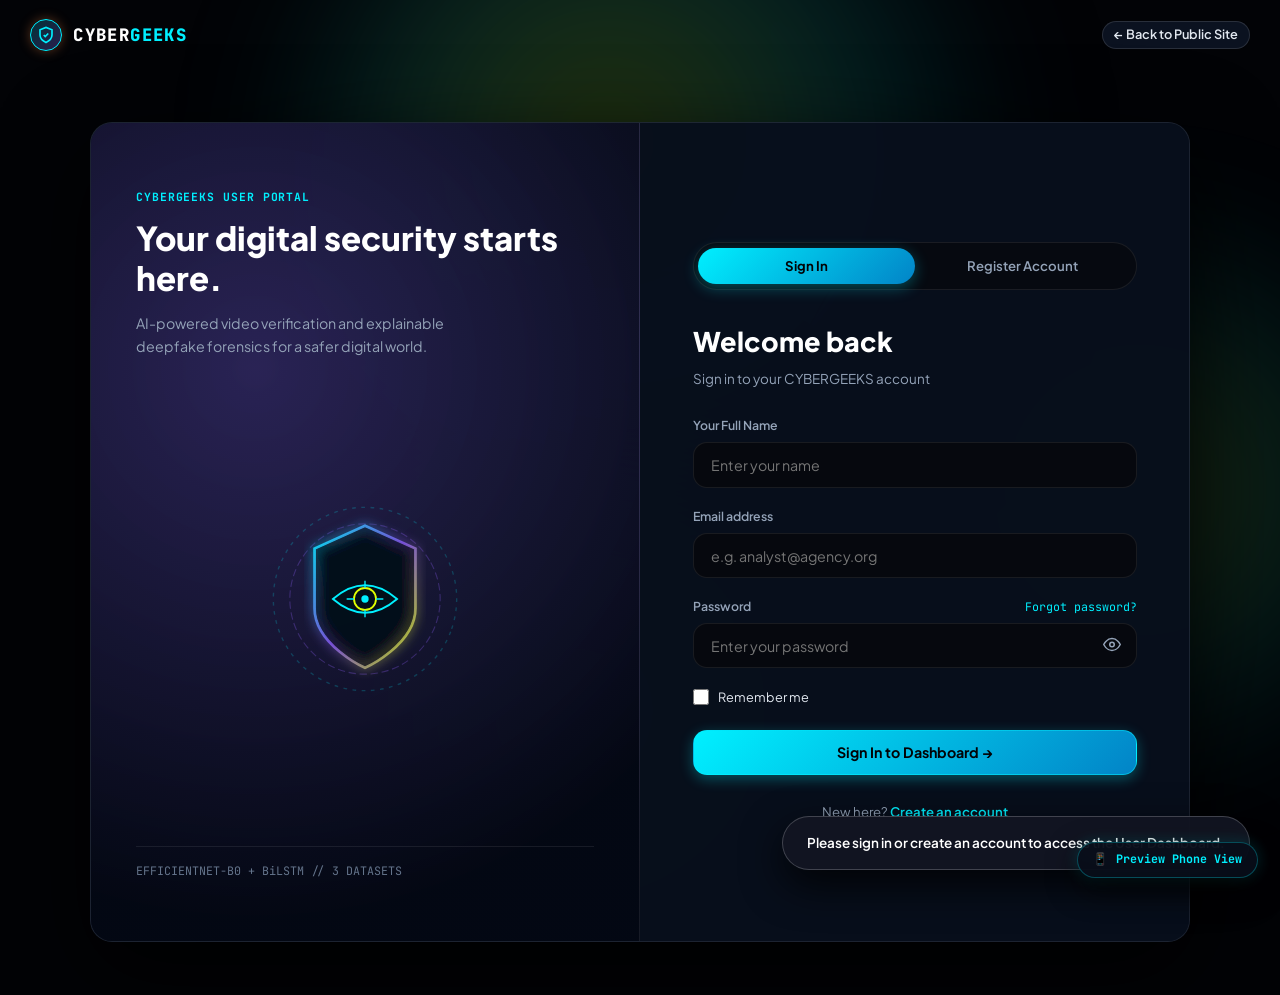
<file: frontend/dashboard.html>
<!DOCTYPE html>
<html lang="en">
<head>
  <meta charset="UTF-8">
  <meta name="viewport" content="width=device-width, initial-scale=1.0">
  <title>User Dashboard &bull; CYBERGEEKS</title>
  <link rel="stylesheet" href="css/style.css">
  <!-- Strict Immediate Session Guard: User Dashboard is ONLY visible after active login or registration -->
  <script>
    (function() {
      try {
        const raw = localStorage.getItem("auth_user");
        if (!raw) {
          window.location.replace("login.html?notice=login_required");
          return;
        }
        const u = JSON.parse(raw);
        if (!u || !u.id || u.id === "usr_demo") {
          localStorage.removeItem("auth_user");
          localStorage.removeItem("auth_token");
          window.location.replace("login.html?notice=login_required");
          return;
        }
      } catch (e) {
        window.location.replace("login.html?notice=login_required");
      }
    })();
  </script>
</head>
<body style="min-height: 100vh;">

  <!-- Background 3D Ambient Chromatic Orbs -->
  <div class="liquid-ambient-canvas">
    <div class="liquid-orb orb-primary"></div>
    <div class="liquid-orb orb-secondary"></div>
    <div class="liquid-orb orb-tertiary"></div>
  </div>

  <!-- Universal Header -->
  <header class="navbar">
    <div class="nav-container">
      <!-- Injected by auth.js -->
    </div>
  </header>

  <!-- Portal Layout: Sidebar + Main Content (Matching Firoz Hossain Screenshot) -->
  <div class="portal-layout">
    <!-- Sidebar Navigation -->
    <aside class="portal-sidebar">
      <div style="font-family: var(--font-mono); font-size: 0.74rem; color: var(--cyan-primary); text-transform: uppercase; letter-spacing: 0.08em; font-weight: 700; margin-bottom: 0.5rem; padding-left: 0.5rem;">
        USER PORTAL
      </div>
      <ul class="portal-nav-menu">
        <li>
          <a href="dashboard.html" class="portal-nav-link active">
            <svg width="18" height="18" viewBox="0 0 24 24" fill="none" stroke="currentColor" stroke-width="2">
              <rect x="3" y="3" width="7" height="7"/>
              <rect x="14" y="3" width="7" height="7"/>
              <rect x="14" y="14" width="7" height="7"/>
              <rect x="3" y="14" width="7" height="7"/>
            </svg>
            <span class="nav-label">Overview</span>
          </a>
        </li>
        <li>
          <a href="detect.html" class="portal-nav-link">
            <svg width="18" height="18" viewBox="0 0 24 24" fill="none" stroke="currentColor" stroke-width="2">
              <circle cx="12" cy="12" r="10"/>
              <circle cx="12" cy="12" r="3"/>
            </svg>
            <span class="nav-label">New Analysis</span>
          </a>
        </li>
        <li>
          <a href="history.html" class="portal-nav-link">
            <svg width="18" height="18" viewBox="0 0 24 24" fill="none" stroke="currentColor" stroke-width="2">
              <circle cx="12" cy="12" r="10"/>
              <polyline points="12 6 12 12 16 14"/>
            </svg>
            <span class="nav-label">Analysis History</span>
          </a>
        </li>
        <li>
          <a href="report.html" class="portal-nav-link">
            <svg width="18" height="18" viewBox="0 0 24 24" fill="none" stroke="currentColor" stroke-width="2">
              <path d="M14 2H6a2 2 0 0 0-2 2v16a2 2 0 0 0 2 2h12a2 2 0 0 0 2-2V8z"/>
              <polyline points="14 2 14 8 20 8"/>
              <line x1="16" y1="13" x2="8" y2="13"/>
              <line x1="16" y1="17" x2="8" y2="17"/>
              <polyline points="10 9 9 9 8 9"/>
            </svg>
            <span class="nav-label">Audit Reports</span>
          </a>
        </li>
        <li>
          <a href="settings.html" class="portal-nav-link">
            <svg width="18" height="18" viewBox="0 0 24 24" fill="none" stroke="currentColor" stroke-width="2">
              <path d="M20 21v-2a4 4 0 0 0-4-4H8a4 4 0 0 0-4 4v2"/>
              <circle cx="12" cy="7" r="4"/>
            </svg>
            <span class="nav-label">My Profile &amp; Settings</span>
          </a>
        </li>
      </ul>

      <div style="margin-top: auto; padding-top: 1.5rem; border-top: 1px solid var(--glass-border);">
        <button id="sidebar-logout-btn" class="btn btn-secondary btn-sm" style="width: 100%; border-radius: var(--radius-md); font-size: 0.85rem; display: flex; align-items: center; justify-content: center; gap: 0.5rem;">
          <svg width="15" height="15" viewBox="0 0 24 24" fill="none" stroke="currentColor" stroke-width="2">
            <path d="M9 21H5a2 2 0 0 1-2-2V5a2 2 0 0 1 2-2h4"/>
            <polyline points="16 17 21 12 16 7"/>
            <line x1="21" y1="12" x2="9" y2="12"/>
          </svg>
          <span class="nav-label">Sign Out</span>
        </button>
      </div>
    </aside>

    <!-- Main Content Area -->
    <main class="portal-content">
      <!-- Welcome Header -->
      <div style="display: flex; justify-content: space-between; align-items: flex-end; margin-bottom: 2rem; flex-wrap: wrap; gap: 1rem;">
        <div>
          <h1 id="dashboard-user-greeting" style="font-size: 2.4rem; font-weight: 800; color: #fff; margin-bottom: 0.25rem;">
            Welcome back!
          </h1>
          <p style="color: var(--text-dim); font-size: 0.95rem;">
            Your video forensics security overview and real-time threat intelligence.
          </p>
        </div>
        <a href="detect.html" class="btn btn-primary" style="padding: 0.65rem 1.4rem; font-size: 0.9rem;">
          + New Detection Scan
        </a>
      </div>

      <!-- 4 Top Metric Cards (Dynamic User Data) -->
      <div style="display: grid; grid-template-columns: repeat(4, 1fr); gap: 1.25rem; margin-bottom: 2rem;">
        <!-- Total Analyses -->
        <div class="card" style="padding: 1.5rem; border-color: var(--cyan-border);">
          <div style="display: flex; justify-content: space-between; align-items: flex-start; margin-bottom: 0.75rem;">
            <div style="font-family: var(--font-mono); font-size: 0.74rem; color: var(--cyan-primary); text-transform: uppercase; font-weight: 700;">TOTAL ANALYSES</div>
            <div style="width: 32px; height: 32px; border-radius: 50%; background: var(--cyan-subtle); display: flex; align-items: center; justify-content: center; color: var(--cyan-primary);">
              <svg width="16" height="16" viewBox="0 0 24 24" fill="none" stroke="currentColor" stroke-width="2"><rect x="2" y="2" width="20" height="20" rx="2.18" ry="2.18"/><line x1="7" y1="2" x2="7" y2="22"/><line x1="17" y1="2" x2="17" y2="22"/><line x1="2" y1="12" x2="22" y2="12"/></svg>
            </div>
          </div>
          <div id="metric-total" style="font-size: 2.2rem; font-weight: 800; color: #fff; font-family: var(--font-mono); line-height: 1;">00</div>
          <div style="font-size: 0.76rem; color: var(--text-darker); margin-top: 0.4rem;">Videos inspected by your account</div>
        </div>

        <!-- High Risk Detected -->
        <div class="card" style="padding: 1.5rem; border-color: rgba(255, 51, 102, 0.35);">
          <div style="display: flex; justify-content: space-between; align-items: flex-start; margin-bottom: 0.75rem;">
            <div style="font-family: var(--font-mono); font-size: 0.74rem; color: #ff99b3; text-transform: uppercase; font-weight: 700;">HIGH RISK DETECTED</div>
            <div style="width: 32px; height: 32px; border-radius: 50%; background: rgba(255, 51, 102, 0.15); display: flex; align-items: center; justify-content: center; color: #ff3366;">
              <svg width="16" height="16" viewBox="0 0 24 24" fill="none" stroke="currentColor" stroke-width="2"><path d="m21.73 18-8-14a2 2 0 0 0-3.48 0l-8 14A2 2 0 0 0 4 21h16a2 2 0 0 0 1.73-3Z"/><line x1="12" y1="9" x2="12" y2="13"/><line x1="12" y1="17" x2="12.01" y2="17"/></svg>
            </div>
          </div>
          <div id="metric-high" style="font-size: 2.2rem; font-weight: 800; color: #ff3366; font-family: var(--font-mono); line-height: 1;">00</div>
          <div style="font-size: 0.76rem; color: var(--text-darker); margin-top: 0.4rem;">High-risk results</div>
        </div>

        <!-- Verified Authentic -->
        <div class="card" style="padding: 1.5rem; border-color: rgba(16, 185, 129, 0.35);">
          <div style="display: flex; justify-content: space-between; align-items: flex-start; margin-bottom: 0.75rem;">
            <div style="font-family: var(--font-mono); font-size: 0.74rem; color: #6ee7b7; text-transform: uppercase; font-weight: 700;">VERIFIED AUTHENTIC</div>
            <div style="width: 32px; height: 32px; border-radius: 50%; background: rgba(16, 185, 129, 0.15); display: flex; align-items: center; justify-content: center; color: #10b981;">
              <svg width="16" height="16" viewBox="0 0 24 24" fill="none" stroke="currentColor" stroke-width="2"><path d="M12 22s8-4 8-10V5l-8-3-8 3v7c0 6 8 10 8 10z"/><polyline points="9 12 11 14 15 10"/></svg>
            </div>
          </div>
          <div id="metric-authentic" style="font-size: 2.2rem; font-weight: 800; color: #10b981; font-family: var(--font-mono); line-height: 1;">00</div>
          <div style="font-size: 0.76rem; color: var(--text-darker); margin-top: 0.4rem;">Low-risk results</div>
        </div>

        <!-- Average Latency -->
        <div class="card" style="padding: 1.5rem; border-color: var(--acid-border);">
          <div style="display: flex; justify-content: space-between; align-items: flex-start; margin-bottom: 0.75rem;">
            <div style="font-family: var(--font-mono); font-size: 0.74rem; color: var(--acid-yellow); text-transform: uppercase; font-weight: 700;">AVERAGE LATENCY</div>
            <div style="width: 32px; height: 32px; border-radius: 50%; background: var(--acid-subtle); display: flex; align-items: center; justify-content: center; color: var(--acid-yellow);">
              <svg width="16" height="16" viewBox="0 0 24 24" fill="none" stroke="currentColor" stroke-width="2"><polygon points="13 2 3 14 12 14 11 22 21 10 12 10 13 2"/></svg>
            </div>
          </div>
          <div id="metric-latency" style="font-size: 2.2rem; font-weight: 800; color: var(--acid-yellow); font-family: var(--font-mono); line-height: 1;">--</div>
          <div style="font-size: 0.76rem; color: var(--text-darker); margin-top: 0.4rem;">Average analysis time</div>
        </div>
      </div>

      <!-- Quick Upload Action Hero Card -->
      <div class="card" style="padding: 2.25rem; border-color: var(--cyan-border); background: linear-gradient(135deg, rgba(8, 24, 42, 0.8) 0%, rgba(12, 18, 36, 0.9) 100%); margin-bottom: 2.5rem; display: flex; justify-content: space-between; align-items: center; flex-wrap: wrap; gap: 1.5rem;">
        <div>
          <span style="font-family: var(--font-mono); font-size: 0.76rem; color: var(--cyan-primary); text-transform: uppercase; font-weight: 700; letter-spacing: 0.08em;">
            INSTANT INFERENCE WORKBENCH
          </span>
          <h3 style="font-size: 1.6rem; font-weight: 800; color: #fff; margin: 0.35rem 0 0.5rem;">
            Start a new analysis
          </h3>
          <p style="color: var(--text-silver); font-size: 0.95rem; max-width: 540px;">
            Upload any suspicious video clip (MP4, AVI, MOV up to 50 MB) and let our dual-stream EfficientNet-B0 + BiLSTM engine extract frame-level forensic telemetry.
          </p>
        </div>
        <a href="detect.html" class="btn btn-primary" style="padding: 0.85rem 1.8rem; font-size: 1rem; border-radius: var(--radius-md);">
          + Upload Video
        </a>
      </div>

      <!-- Split Grid: Risk Distribution + Recent Activity -->
      <div style="display: grid; grid-template-columns: 1fr 1.6fr; gap: 1.75rem;">
        <!-- Left: Risk Distribution Breakdown -->
        <div class="card" style="padding: 1.75rem;">
          <h4 style="font-size: 1.15rem; font-weight: 700; color: #fff; margin-bottom: 0.25rem;">
            Risk Distribution
          </h4>
          <p style="color: var(--text-dim); font-size: 0.85rem; margin-bottom: 1.5rem;">
            Classification breakdown across your audited videos
          </p>

          <div id="dashboard-risk-bars" style="display: flex; flex-direction: column; gap: 1.25rem;">
            <!-- Rendered dynamically by user's actual history -->
          </div>

          <div style="margin-top: 2rem; padding-top: 1.25rem; border-top: 1px solid var(--glass-border); font-family: var(--font-mono); font-size: 0.78rem; color: var(--text-darker);">
            Model: EfficientNet-B0 + BiLSTM
          </div>
        </div>

        <!-- Right: Recent Activity List -->
        <div class="card" style="padding: 1.75rem;">
          <div style="display: flex; justify-content: space-between; align-items: center; margin-bottom: 1.25rem;">
            <div>
              <h4 style="font-size: 1.15rem; font-weight: 700; color: #fff;">Recent Activity</h4>
              <p style="color: var(--text-dim); font-size: 0.85rem;">Latest forensic video analysis records</p>
            </div>
            <a href="history.html" style="color: var(--cyan-primary); text-decoration: none; font-size: 0.82rem; font-family: var(--font-mono);">
              View all history &rarr;
            </a>
          </div>

          <div style="display: flex; flex-direction: column; gap: 0.85rem;" id="dashboard-recent-list">
            <!-- Dynamic: Empty State with Start Detection or User Videos -->
          </div>
        </div>
      </div>
    </main>
  </div>

  <script src="js/api.js"></script>
  <script src="js/auth.js"></script>
  <script>
    document.addEventListener("DOMContentLoaded", async () => {
      // Route guard (User portal)
      const user = await window.checkAuth();
      if (!user) return;

      // Personalize user greeting
      if (user && user.name) {
        const greetingEl = document.getElementById("dashboard-user-greeting");
        if (greetingEl) {
          greetingEl.textContent = `Welcome back, ${user.name}!`;
        }
      }

      // Load user's private detection history and populate dashboard
      try {
        const res = await window.api.getHistory();
        const items = (res && res.history) || [];

        const totalCount = items.length;
        const highCount = items.filter(x => (x.verdict || '').toLowerCase() === 'high' || (x.fakeProbability >= 60)).length;
        const lowCount = items.filter(x => (x.verdict || '').toLowerCase() === 'low' || (x.fakeProbability < 35)).length;
        const medCount = items.filter(x => (x.verdict || '').toLowerCase() === 'medium' || (x.fakeProbability >= 35 && x.fakeProbability < 60)).length;

        // Metric Counters
        const elTotal = document.getElementById("metric-total");
        const elHigh = document.getElementById("metric-high");
        const elAuth = document.getElementById("metric-authentic");
        const elLat = document.getElementById("metric-latency");

        if (elTotal) elTotal.textContent = totalCount < 10 ? `0${totalCount}` : totalCount;
        if (elHigh) elHigh.textContent = highCount < 10 ? `0${highCount}` : highCount;
        if (elAuth) elAuth.textContent = lowCount < 10 ? `0${lowCount}` : lowCount;
        if (elLat) {
          const t = items.map(x => parseFloat(x.analysisTime)).filter(n => !isNaN(n));
          elLat.textContent = t.length ? (t.reduce((a, b) => a + b, 0) / t.length).toFixed(1) + "s" : "--";
        }

        // Risk Distribution
        const riskBarsEl = document.getElementById("dashboard-risk-bars");
        if (riskBarsEl) {
          if (totalCount === 0) {
            riskBarsEl.innerHTML = `
              <div style="text-align: center; padding: 2.2rem 1rem; color: var(--text-dim); background: rgba(255,255,255,0.02); border: 1px dashed var(--glass-border); border-radius: var(--radius-md);">
                <div style="font-size: 2.2rem; margin-bottom: 0.6rem; opacity: 0.7;">📊</div>
                <div style="font-weight: 700; color: #fff; font-size: 0.95rem; margin-bottom: 0.35rem;">No Risk Data Yet</div>
                <div style="font-size: 0.8rem; color: var(--text-darker); line-height: 1.5; max-width: 250px; margin: 0 auto;">
                  Your risk profile will automatically populate here after you analyze your first video.
                </div>
              </div>
            `;
          } else {
            const lowPct = ((lowCount / totalCount) * 100).toFixed(1);
            const highPct = ((highCount / totalCount) * 100).toFixed(1);
            const medPct = ((medCount / totalCount) * 100).toFixed(1);
            riskBarsEl.innerHTML = `
              <div>
                <div style="display: flex; justify-content: space-between; font-size: 0.85rem; margin-bottom: 0.35rem;">
                  <span style="color: #6ee7b7; font-weight: 600;">Authentic (Low Risk)</span>
                  <span style="font-family: var(--font-mono); font-weight: 700; color: #fff;">${lowCount} videos (${lowPct}%)</span>
                </div>
                <div style="width: 100%; height: 8px; background: rgba(255,255,255,0.06); border-radius: 9999px; overflow: hidden;">
                  <div style="width: ${lowPct}%; height: 100%; background: #10b981; border-radius: 9999px;"></div>
                </div>
              </div>
              <div>
                <div style="display: flex; justify-content: space-between; font-size: 0.85rem; margin-bottom: 0.35rem;">
                  <span style="color: #ff99b3; font-weight: 600;">Manipulated (High Risk)</span>
                  <span style="font-family: var(--font-mono); font-weight: 700; color: #fff;">${highCount} videos (${highPct}%)</span>
                </div>
                <div style="width: 100%; height: 8px; background: rgba(255,255,255,0.06); border-radius: 9999px; overflow: hidden;">
                  <div style="width: ${highPct}%; height: 100%; background: #ff3366; border-radius: 9999px;"></div>
                </div>
              </div>
              <div>
                <div style="display: flex; justify-content: space-between; font-size: 0.85rem; margin-bottom: 0.35rem;">
                  <span style="color: #fbbf24; font-weight: 600;">Inconclusive (Medium Risk)</span>
                  <span style="font-family: var(--font-mono); font-weight: 700; color: #fff;">${medCount} videos (${medPct}%)</span>
                </div>
                <div style="width: 100%; height: 8px; background: rgba(255,255,255,0.06); border-radius: 9999px; overflow: hidden;">
                  <div style="width: ${medPct}%; height: 100%; background: #fbbf24; border-radius: 9999px;"></div>
                </div>
              </div>
            `;
          }
        }

        // Recent Activity List
        const recentListEl = document.getElementById("dashboard-recent-list");
        if (recentListEl) {
          if (totalCount === 0) {
            recentListEl.innerHTML = `
              <div style="text-align: center; padding: 2.75rem 1.5rem; background: rgba(0, 240, 255, 0.02); border: 1px dashed rgba(0, 240, 255, 0.25); border-radius: var(--radius-md);">
                <div style="width: 54px; height: 54px; border-radius: 50%; background: rgba(0, 240, 255, 0.08); border: 1px solid var(--cyan-primary); display: inline-flex; align-items: center; justify-content: center; color: var(--cyan-primary); margin-bottom: 1rem; box-shadow: 0 0 15px rgba(0,240,255,0.15);">
                  <svg width="24" height="24" viewBox="0 0 24 24" fill="none" stroke="currentColor" stroke-width="2">
                    <circle cx="12" cy="12" r="10"/>
                    <polygon points="10 8 16 12 10 16 10 8"/>
                  </svg>
                </div>
                <h4 style="font-size: 1.25rem; font-weight: 800; color: #fff; margin-bottom: 0.4rem;">
                  No Videos Analyzed Yet
                </h4>
                <p style="color: var(--text-silver); font-size: 0.9rem; max-width: 420px; margin: 0 auto 1.5rem; line-height: 1.6;">
                  Start your forensic inspection by uploading a video clip to verify facial authenticity, GAN tampering, and temporal stability.
                </p>
                <a href="detect.html" class="btn btn-primary" style="padding: 0.75rem 1.8rem; font-size: 0.95rem; font-weight: 700; border-radius: var(--radius-pill); box-shadow: 0 0 15px rgba(0, 240, 255, 0.3); display: inline-flex; align-items: center; gap: 0.5rem;">
                  <span>+ Start Detection</span>
                  <span style="font-size: 1.1rem;">&rarr;</span>
                </a>
              </div>
            `;
          } else {
            const recents = items.slice(0, 5);
            recentListEl.innerHTML = recents.map(item => {
              const verdict = item.verdict || "Low";
              const riskClass = verdict.toLowerCase();
              const riskBg = riskClass === "high" ? "rgba(255,51,102,0.12)" : riskClass === "medium" ? "rgba(251,191,36,0.12)" : "rgba(16,185,129,0.12)";
              const riskBorder = riskClass === "high" ? "rgba(255,51,102,0.3)" : riskClass === "medium" ? "rgba(251,191,36,0.3)" : "rgba(16,185,129,0.3)";
              const riskColor = riskClass === "high" ? "#ff3366" : riskClass === "medium" ? "#fbbf24" : "#10b981";
              return `
                <div style="display: flex; justify-content: space-between; align-items: center; padding: 0.85rem 1rem; background: rgba(255,255,255,0.03); border: 1px solid var(--glass-border); border-radius: var(--radius-md);">
                  <div style="display: flex; align-items: center; gap: 0.85rem; overflow: hidden;">
                    <div style="width: 38px; height: 38px; flex-shrink: 0; border-radius: var(--radius-sm); background: ${riskBg}; border: 1px solid ${riskBorder}; display: flex; align-items: center; justify-content: center; color: ${riskColor};">
                      <svg width="18" height="18" viewBox="0 0 24 24" fill="none" stroke="currentColor" stroke-width="2"><polygon points="23 7 16 12 23 17 23 7"/><rect x="1" y="5" width="15" height="14" rx="2" ry="2"/></svg>
                    </div>
                    <div style="overflow: hidden;">
                      <div style="font-weight: 700; color: #fff; font-size: 0.92rem; text-overflow: ellipsis; overflow: hidden; white-space: nowrap;">${window.esc(item.fileName || 'Untitled.mp4')}</div>
                      <div style="font-family: var(--font-mono); font-size: 0.74rem; color: var(--text-darker);">${item.date || ''} &bull; ${item.verdict || ''} Risk (${item.fakeProbability || 0}%)</div>
                    </div>
                  </div>
                  <div style="display: flex; align-items: center; gap: 0.75rem; flex-shrink: 0;">
                    <span class="verdict-badge ${riskClass}" style="padding: 0.2rem 0.65rem; font-size: 0.74rem;">${item.verdict} Risk</span>
                    <a href="report.html?id=${item.id}" class="btn btn-secondary btn-sm" style="padding: 0.25rem 0.65rem; font-size: 0.78rem;">Report &rarr;</a>
                  </div>
                </div>
              `;
            }).join('');
          }
        }
      } catch (err) {
        console.error("Dashboard data error:", err);
      }
    });
  </script>
  <script>
    document.addEventListener("DOMContentLoaded", async () => {
      // Route guard (User portal)
      const user = await window.checkAuth();
      if (!user) return;

      // Personalize user greeting
      if (user && user.name) {
        const greetingEl = document.getElementById("dashboard-user-greeting");
        if (greetingEl) {
          greetingEl.textContent = `Welcome back, ${user.name}!`;
        }
      }

      const logoutBtn = document.getElementById("sidebar-logout-btn");
      if (logoutBtn) {
        logoutBtn.addEventListener("click", async () => {
          try { await window.api.logout(); } catch(e){}
          window.location.href = "index.html";
        });
      }
    });
  </script>
</body>
</html>
</file>
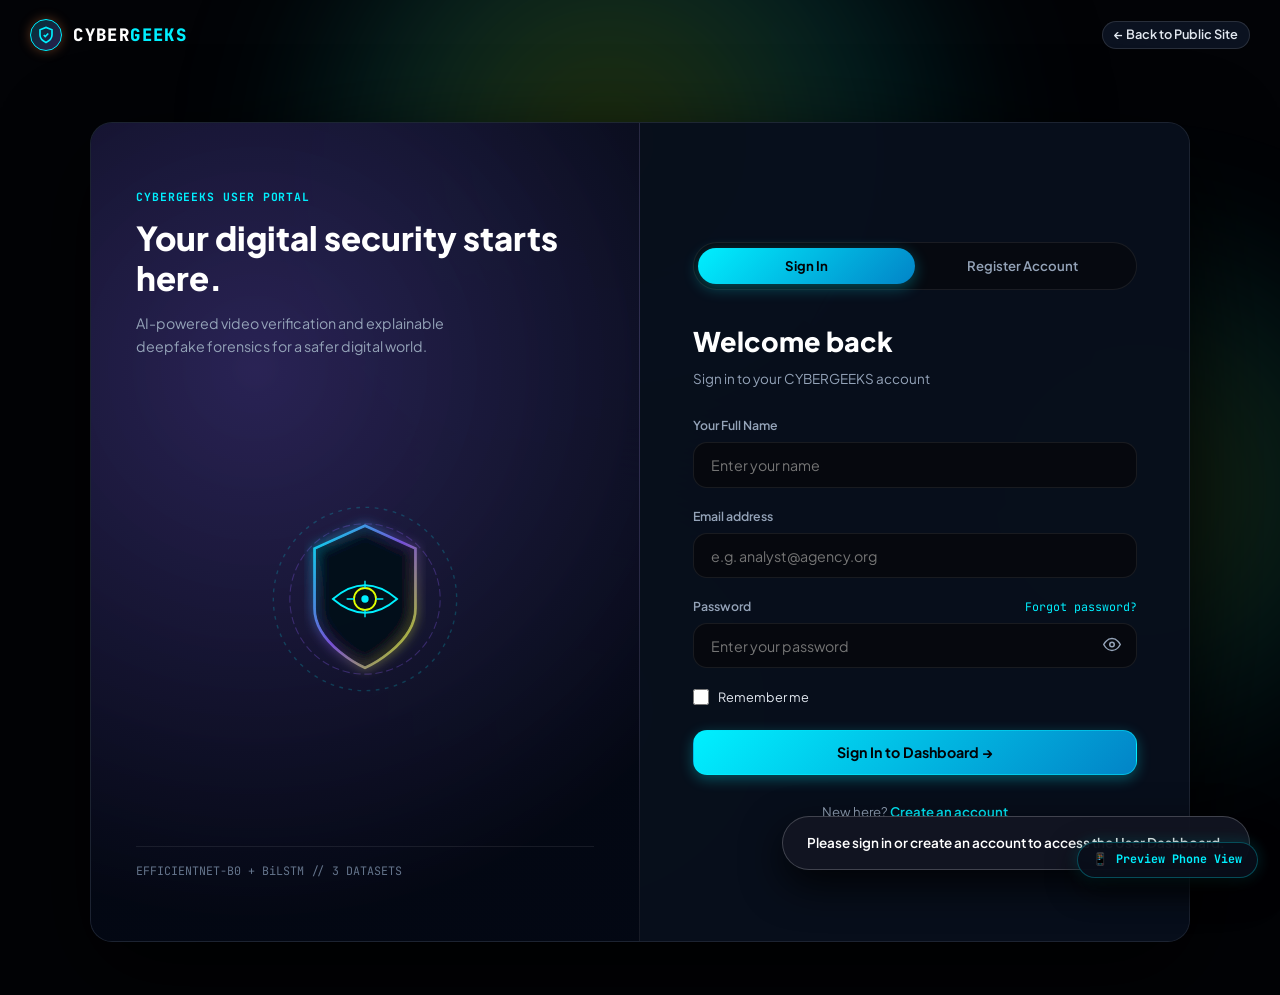
<file: frontend/history.html>
<!DOCTYPE html>
<html lang="en">
<head>
  <meta charset="UTF-8">
  <meta name="viewport" content="width=device-width, initial-scale=1.0">
  <title>Analysis History Records &bull; CYBERGEEKS</title>
  <link rel="stylesheet" href="css/style.css">
  <!-- Strict Immediate Session Guard: History vault is accessible ONLY for authenticated user sessions -->
  <script>
    (function() {
      try {
        const raw = localStorage.getItem("auth_user");
        if (!raw) {
          window.location.replace("login.html?notice=login_required");
          return;
        }
        const u = JSON.parse(raw);
        if (!u || !u.id || u.id === "usr_demo") {
          localStorage.removeItem("auth_user");
          localStorage.removeItem("auth_token");
          window.location.replace("login.html?notice=login_required");
          return;
        }
      } catch (e) {
        window.location.replace("login.html?notice=login_required");
      }
    })();
  </script>
</head>
<body>

  <!-- Background 3D Ambient Chromatic Orbs -->
  <div class="liquid-ambient-canvas">
    <div class="liquid-orb orb-primary"></div>
    <div class="liquid-orb orb-secondary"></div>
    <div class="liquid-orb orb-tertiary"></div>
  </div>

  <!-- Navigation Bar -->
  <header class="navbar">
    <div class="nav-container">
      <!-- Populated dynamically by auth.js -->
    </div>
  </header>

  <main class="container" style="max-width: 1100px; margin: 0 auto; padding-top: 1rem;">
    <!-- Header & Controls (Matching Tracearr layout) -->
    <div style="display: flex; flex-wrap: wrap; justify-content: space-between; align-items: flex-end; gap: 1rem; margin-bottom: 2rem;">
      <div>
        <div style="display: inline-flex; align-items: center; gap: 0.5rem; font-family: var(--font-mono); font-size: 0.76rem; color: var(--cyan-primary); text-transform: uppercase; font-weight: 700; margin-bottom: 0.4rem;">
          <span class="status-dot-active" style="background: var(--cyan-primary);"></span>
          MY RECORDS &bull; AUDIT VAULT
        </div>
        <h1 style="font-size: 2.4rem; font-weight: 800; color: #fff; margin-bottom: 0.25rem;">Analysis History</h1>
        <p style="color: var(--text-dim); font-size: 0.95rem;">
          Track, review, and access your previous video analyses and forensic metadata.
        </p>
      </div>

      <!-- Quick Upload CTA -->
      <a href="detect.html" class="btn btn-primary" style="padding: 0.6rem 1.3rem; font-size: 0.88rem;">
        + Analyze New Video
      </a>
    </div>

    <!-- Tracearr Search & Filter Bar -->
    <div class="card" style="padding: 1.25rem; margin-bottom: 1.5rem;">
      <div style="display: flex; justify-content: space-between; align-items: center; flex-wrap: wrap; gap: 1rem;">
        <!-- Search Input -->
        <div style="position: relative; flex: 1; min-width: 260px;">
          <input type="text" id="history-search" class="form-input" placeholder="Search video filename..." style="padding-left: 2.4rem; font-size: 0.9rem;">
          <svg width="16" height="16" viewBox="0 0 24 24" fill="none" stroke="currentColor" stroke-width="2" style="position: absolute; left: 0.85rem; top: 50%; transform: translateY(-50%); color: var(--text-dim);">
            <circle cx="11" cy="11" r="8"/>
            <line x1="21" y1="21" x2="16.65" y2="16.65"/>
          </svg>
        </div>

        <!-- Filter Chips (Matching Tracearr / Prompt: All, Real, Fake, High Risk, Medium Risk, Low Risk) -->
        <div style="display: flex; gap: 0.45rem; flex-wrap: wrap;" id="filter-chips-container">
          <button type="button" class="btn btn-secondary btn-sm chip-btn active" data-filter="all" style="font-size: 0.78rem; border-radius: var(--radius-pill); padding: 0.35rem 0.85rem;">All</button>
          <button type="button" class="btn btn-secondary btn-sm chip-btn" data-filter="real" style="font-size: 0.78rem; border-radius: var(--radius-pill); padding: 0.35rem 0.85rem; color: #6ee7b7;">Real</button>
          <button type="button" class="btn btn-secondary btn-sm chip-btn" data-filter="fake" style="font-size: 0.78rem; border-radius: var(--radius-pill); padding: 0.35rem 0.85rem; color: #ff99b3;">Fake</button>
          <button type="button" class="btn btn-secondary btn-sm chip-btn" data-filter="high" style="font-size: 0.78rem; border-radius: var(--radius-pill); padding: 0.35rem 0.85rem; border-color: rgba(255,51,102,0.4);">High Risk</button>
          <button type="button" class="btn btn-secondary btn-sm chip-btn" data-filter="medium" style="font-size: 0.78rem; border-radius: var(--radius-pill); padding: 0.35rem 0.85rem; border-color: rgba(251,191,36,0.4);">Medium Risk</button>
          <button type="button" class="btn btn-secondary btn-sm chip-btn" data-filter="low" style="font-size: 0.78rem; border-radius: var(--radius-pill); padding: 0.35rem 0.85rem; border-color: rgba(16,185,129,0.4);">Low Risk</button>
        </div>
      </div>
    </div>

    <!-- History Table Card -->
    <div class="card" style="padding: 1.25rem; margin-bottom: 2rem;">
      <div class="table-wrapper">
        <table class="data-table">
          <thead>
            <tr>
              <th>Scan ID &amp; Date</th>
              <th>Video File Name</th>
              <th>Duration</th>
              <th>Neural Pipeline</th>
              <th>Verdict</th>
              <th>Fake Risk %</th>
              <th>Latency</th>
              <th style="text-align: right;">Forensic Actions</th>
            </tr>
          </thead>
          <tbody id="history-tbody">
            <!-- Injected by history.js -->
          </tbody>
        </table>
      </div>

      <!-- Loading State -->
      <div id="history-loading" style="text-align: center; padding: 3rem; color: var(--text-muted);">
        <div class="spinner-pulse" style="margin: 0 auto 1rem;"></div>
        <p>Loading forensic history archives...</p>
      </div>

      <!-- Pagination Footer -->
      <div style="display: flex; justify-content: space-between; align-items: center; padding-top: 1.25rem; margin-top: 1rem; border-top: 1px solid var(--glass-border); flex-wrap: wrap; gap: 1rem; font-size: 0.85rem; color: var(--text-dim);">
        <div>Showing active verified scan records</div>
        <div style="display: flex; gap: 0.4rem; align-items: center;">
          <button class="btn btn-secondary btn-sm" style="padding: 0.25rem 0.65rem;" disabled>&larr; Prev</button>
          <button class="btn btn-primary btn-sm" style="padding: 0.25rem 0.65rem;">1</button>
          <button class="btn btn-secondary btn-sm" style="padding: 0.25rem 0.65rem;">Next &rarr;</button>
        </div>
      </div>
    </div>
  </main>

  <!-- Delete Confirmation Modal -->
  <div id="delete-confirm-modal" class="modal-overlay">
    <div class="modal-content" style="max-width: 440px;">
      <button type="button" id="modal-delete-close" class="modal-close-btn">&times;</button>
      <h3 class="modal-title" style="color: #ff3366; font-size: 1.3rem; font-weight: 800; margin-bottom: 0.5rem;">Delete Scan Record</h3>
      <div class="modal-body">
        <p style="color: var(--text-dim); font-size: 0.92rem; line-height: 1.6;">
          Are you sure you want to permanently delete this forensic scan and associated keyframe telemetry? This action cannot be reversed.
        </p>
      </div>
      <div class="modal-footer" style="margin-top: 1.5rem; display: flex; justify-content: flex-end; gap: 0.75rem;">
        <button type="button" id="btn-cancel-delete" class="btn btn-secondary btn-sm">Cancel</button>
        <button type="button" id="btn-confirm-delete" class="btn btn-danger btn-sm">Yes, Delete</button>
      </div>
    </div>
  </div>

  <!-- Universal Footer -->
  <footer class="footer-cybergeeks">
    <div class="footer-cyber-grid">
      <div>
        <div class="footer-brand-title">
          <svg width="22" height="22" viewBox="0 0 24 24" fill="none" stroke="var(--cyan-primary)" stroke-width="2.2">
            <path d="M12 22s8-4 8-10V5l-8-3-8 3v7c0 6 8 10 8 10z"/>
            <path d="M9 12l2 2 4-4"/>
          </svg>
          <span>CYBER<span style="color: var(--cyan-primary);">GEEKS</span></span>
        </div>
        <div class="footer-brand-tagline">Digital Trust. Intelligent Defense.</div>
        <p class="footer-brand-desc">
          Automated spatio-temporal deep-learning platform engineered to expose synthetic video deception, GAN face manipulation, and media fraud with frame-level explainability.
        </p>
      </div>

      <div>
        <div class="footer-col-title">Platform</div>
        <ul class="footer-links-list">
          <li><a href="index.html">Home</a></li>
          <li><a href="detect.html">Detection Lab</a></li>
          <li><a href="technology.html">Technology</a></li>
          <li><a href="how-it-works.html">How It Works</a></li>
          <li><a href="login.html">Sign In / User Dashboard</a></li>
        </ul>
      </div>

      <div>
        <div class="footer-col-title">Information</div>
        <ul class="footer-links-list">
          <li><a href="about.html">About Us &amp; Contact</a></li>
          <li><a href="security.html">Privacy &amp; Security</a></li>
          <li><a href="technology.html#datasets">Datasets &amp; Benchmarks</a></li>
          <li><a href="technology.html#research">Research Papers</a></li>
        </ul>
      </div>

      <div>
        <div class="footer-col-title">Contact &amp; Connect</div>
        <ul class="footer-links-list">
          <li>
            <a href="mailto:wrotefiction@gmail.com" title="Email Riya Maurya" style="word-break: break-all;">
              ✉ wrotefiction@gmail.com
            </a>
          </li>
          <li>
            <a href="mailto:udgeethkaushik7@gmail.com" title="Email Udgeeth Kaushik" style="word-break: break-all;">
              ✉ udgeethkaushik7@gmail.com
            </a>
          </li>
          <li>
            <a href="https://in.linkedin.com/in/udgeeth-kaushik-a733a6327" target="_blank" rel="noopener noreferrer" style="color: var(--cyan-primary);">
              🔗 Udgeeth Kaushik (LinkedIn)
            </a>
          </li>
          <li>
            <a href="https://www.linkedin.com/in/riya-maurya-53b443347" target="_blank" rel="noopener noreferrer" style="color: var(--cyan-primary);">
              🔗 Riya Maurya (LinkedIn)
            </a>
          </li>
        </ul>
      </div>
    </div>

    <div class="footer-bottom-bar">
      <div>&copy; 2026 CYBERGEEKS. AI-BASED FAKE VIDEO DETECTION SYSTEM.</div>
      <div>Theme: AI and Cybersecurity &bull; Neural Media Forensics</div>
    </div>
  </footer>

  <!-- Scripts -->
  <script src="js/api.js"></script>
  <script src="js/auth.js"></script>
  <script src="js/history.js"></script>
</body>
</html>
</file>
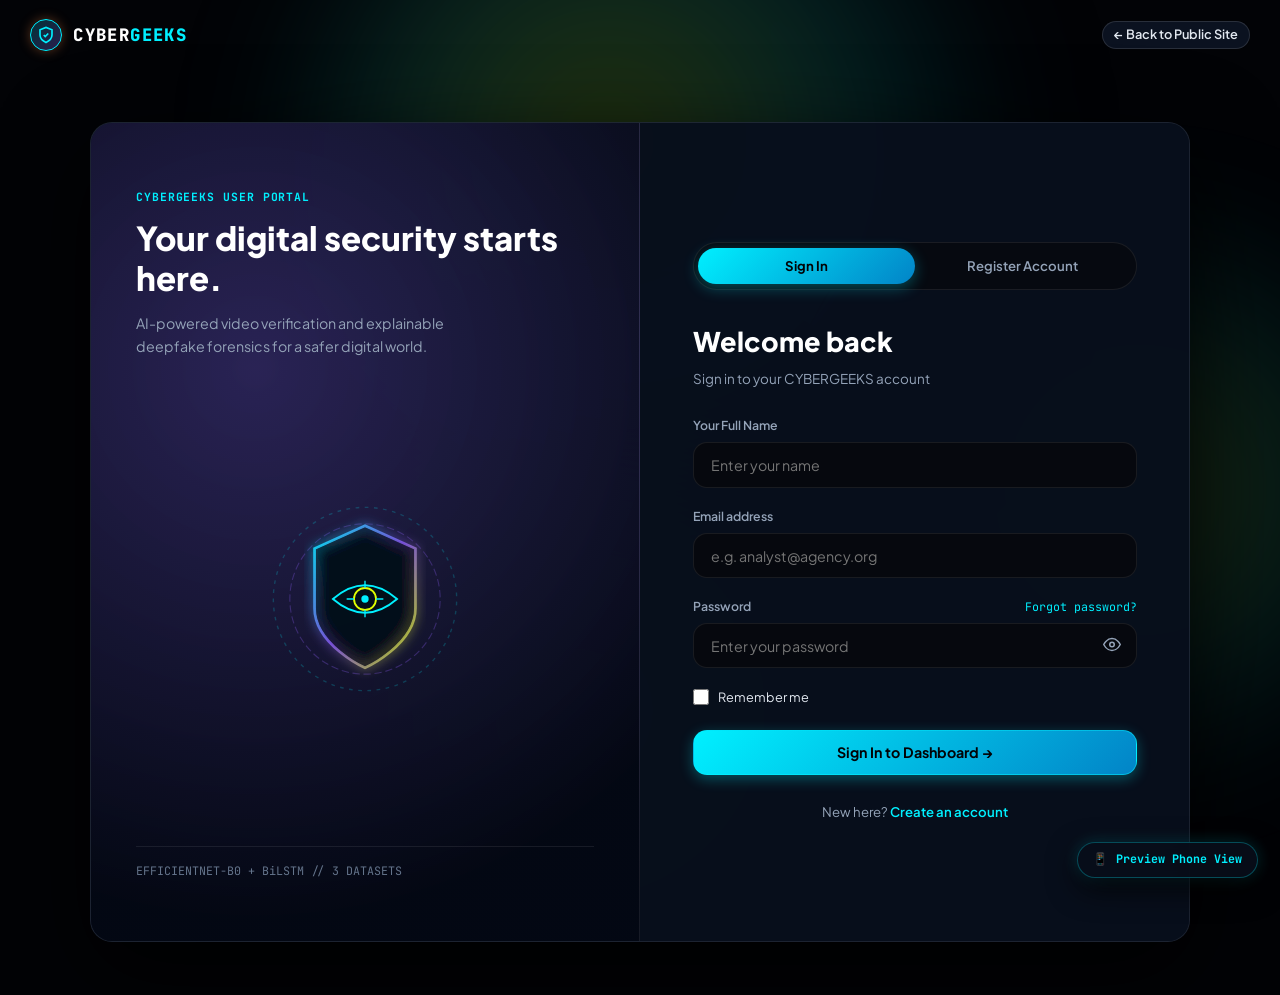
<file: frontend/login.html>
<!DOCTYPE html>
<html lang="en">
<head>
  <meta charset="UTF-8">
  <meta name="viewport" content="width=device-width, initial-scale=1.0">
  <title>Sign In &bull; CYBERGEEKS Portal</title>
  <link rel="stylesheet" href="css/style.css">
</head>
<body style="min-height: 100vh; display: flex; flex-direction: column;">

  <!-- Background 3D Ambient Chromatic Orbs -->
  <div class="liquid-ambient-canvas">
    <div class="liquid-orb orb-primary"></div>
    <div class="liquid-orb orb-secondary"></div>
    <div class="liquid-orb orb-tertiary"></div>
  </div>

  <!-- Minimal Nav -->
  <header style="padding: 1.25rem 2rem; display: flex; justify-content: space-between; align-items: center; z-index: 10;">
    <a href="index.html" class="nav-brand" style="text-decoration: none;">
      <div class="brand-capsule-icon" style="background: linear-gradient(135deg, rgba(0,240,255,0.2), rgba(139,92,246,0.3)); border: 1px solid var(--cyan-primary);">
        <svg width="18" height="18" viewBox="0 0 24 24" fill="none" stroke="var(--cyan-primary)" stroke-width="2.2">
          <path d="M12 22s8-4 8-10V5l-8-3-8 3v7c0 6 8 10 8 10z"/>
          <path d="M9 12l2 2 4-4"/>
        </svg>
      </div>
      <span style="font-weight: 800; letter-spacing: 0.08em; font-family: var(--font-mono); color: #fff;">CYBER<span style="color: var(--cyan-primary);">GEEKS</span></span>
    </a>
    <a href="index.html" class="btn btn-secondary btn-sm" style="border-radius: var(--radius-pill); font-size: 0.85rem;">
      &larr; Back to Public Site
    </a>
  </header>

  <!-- Split-Screen Auth Container (Matching Lian Pakdaman / Dribbble) -->
  <main style="flex: 1; display: flex; align-items: center; justify-content: center; padding: 1.5rem; z-index: 10;">
    <div class="auth-split-wrapper">
      <!-- Left: Cyber Security Visual Graphic -->
      <div class="auth-visual-column">
        <div>
          <span style="font-family: var(--font-mono); font-size: 0.76rem; color: var(--cyan-primary); text-transform: uppercase; letter-spacing: 0.08em; font-weight: 700;">
            CYBERGEEKS USER PORTAL
          </span>
          <h2 style="font-size: 2.2rem; font-weight: 800; color: #fff; margin: 0.75rem 0 1rem; line-height: 1.2;">
            Your digital security starts here.
          </h2>
          <p style="color: var(--text-dim); font-size: 0.95rem; line-height: 1.6; max-width: 360px;">
            AI-powered video verification and explainable deepfake forensics for a safer digital world.
          </p>
        </div>

        <!-- Glowing Cyber Shield Graphic (Matching Screenshot) -->
        <div style="text-align: center; margin: 2rem auto; position: relative;">
          <svg viewBox="0 0 240 240" width="220" height="220" style="overflow: visible;">
            <defs>
              <linearGradient id="shieldGrad" x1="0%" y1="0%" x2="100%" y2="100%">
                <stop offset="0%" stop-color="#00f0ff" stop-opacity="0.9"/>
                <stop offset="50%" stop-color="#8b5cf6" stop-opacity="0.8"/>
                <stop offset="100%" stop-color="#dfff00" stop-opacity="0.8"/>
              </linearGradient>
              <filter id="shieldGlow">
                <feGaussianBlur stdDeviation="6" result="blur"/>
                <feComposite in="SourceGraphic" in2="blur" operator="over"/>
              </filter>
            </defs>
            
            <!-- Outer Concentric Rotating Orbit -->
            <circle cx="120" cy="120" r="100" fill="none" stroke="rgba(0, 240, 255, 0.2)" stroke-width="1.5" stroke-dasharray="4 6">
              <animateTransform attributeName="transform" type="rotate" from="0 120 120" to="360 120 120" dur="25s" repeatCount="indefinite"/>
            </circle>

            <!-- Middle Orbit -->
            <circle cx="120" cy="120" r="82" fill="none" stroke="rgba(139, 92, 246, 0.3)" stroke-width="1.2" stroke-dasharray="8 4">
              <animateTransform attributeName="transform" type="rotate" from="360 120 120" to="0 120 120" dur="18s" repeatCount="indefinite"/>
            </circle>

            <!-- Glowing Cyber Shield Path -->
            <path d="M 120 40 L 175 65 L 175 130 C 175 170 120 195 120 195 C 120 195 65 170 65 130 L 65 65 Z" fill="rgba(8, 14, 26, 0.7)" stroke="url(#shieldGrad)" stroke-width="3" filter="url(#shieldGlow)"/>

            <!-- Futuristic Biometric Eye Inside Shield -->
            <path d="M 85 120 Q 120 90 155 120 Q 120 150 85 120 Z" fill="none" stroke="#00f0ff" stroke-width="2"/>
            <circle cx="120" cy="120" r="12" fill="none" stroke="#dfff00" stroke-width="2"/>
            <circle cx="120" cy="120" r="4" fill="#00f0ff"/>
            <path d="M 120 100 L 120 108 M 120 132 L 120 140 M 100 120 L 108 120 M 132 120 L 140 120" stroke="#00f0ff" stroke-width="1.5"/>
          </svg>
        </div>

        <div style="font-family: var(--font-mono); font-size: 0.78rem; color: var(--text-darker); border-top: 1px solid var(--glass-border); padding-top: 1rem;">
          EFFICIENTNET-B0 + BiLSTM // 3 DATASETS
        </div>
      </div>

      <!-- Right: Form Column -->
      <div class="auth-form-column">
        <!-- Switch Tabs -->
        <div class="portal-tabs-capsule" style="margin-bottom: 2rem;">
          <button type="button" class="portal-tab-btn active" id="tab-login">Sign In</button>
          <button type="button" class="portal-tab-btn" id="tab-signup">Register Account</button>
        </div>

        <!-- LOGIN FORM -->
        <div id="auth-login-container">
          <div style="margin-bottom: 1.75rem;">
            <h3 style="font-size: 1.8rem; font-weight: 800; color: #fff; margin-bottom: 0.35rem;">Welcome back</h3>
            <p style="color: var(--text-dim); font-size: 0.9rem;">Sign in to your CYBERGEEKS account</p>
          </div>

          <!-- Account Not Found Alert Box (Shown if user tries to login without registering) -->
          <div id="login-error-alert" style="display: none; background: rgba(255, 51, 102, 0.12); border: 1px solid rgba(255, 51, 102, 0.35); border-radius: var(--radius-md); padding: 0.95rem 1.15rem; margin-bottom: 1.25rem; font-size: 0.88rem; color: #ff99b3; line-height: 1.5;">
            <div style="font-weight: 700; display: flex; align-items: center; gap: 0.45rem; margin-bottom: 0.25rem; color: #ff3366;">
              <svg width="18" height="18" viewBox="0 0 24 24" fill="none" stroke="currentColor" stroke-width="2.2">
                <circle cx="12" cy="12" r="10"/>
                <line x1="12" y1="8" x2="12" y2="12"/>
                <line x1="12" y1="16" x2="12.01" y2="16"/>
              </svg>
              <span id="login-error-title">Account Not Found</span>
            </div>
            <div id="login-error-desc">This email is not registered in our system. Please Register / Create an account first.</div>
            <div style="margin-top: 0.65rem;">
              <button type="button" id="btn-alert-goto-signup" class="btn btn-primary btn-sm" style="font-size: 0.8rem; padding: 0.35rem 0.95rem; border-radius: var(--radius-pill);">
                Create Account / Register Now &rarr;
              </button>
            </div>
          </div>

          <form id="form-login" novalidate>
            <div id="normal-login-fields">
              <div class="form-group" style="margin-bottom: 1.25rem;">
                <label class="form-label" for="login-name">Your Full Name</label>
                <input type="text" id="login-name" class="form-input" placeholder="Enter your name" autocomplete="name">
              </div>

              <div class="form-group" style="margin-bottom: 1.25rem;">
                <label class="form-label" for="login-email">Email address</label>
                <input type="text" id="login-email" class="form-input" placeholder="e.g. analyst@agency.org" autocomplete="username" required>
              </div>

              <div class="form-group" style="margin-bottom: 1.25rem;">
                <div style="display: flex; justify-content: space-between; align-items: center; margin-bottom: 0.4rem;">
                  <label class="form-label" for="login-password" style="margin-bottom: 0;">Password</label>
                  <a href="#" id="link-forgot-pwd" style="font-size: 0.78rem; color: var(--cyan-primary); text-decoration: none; font-family: var(--font-mono);">Forgot password?</a>
                </div>
                <div style="position: relative;">
                  <input type="password" id="login-password" class="form-input" placeholder="Enter your password" autocomplete="current-password" required style="padding-right: 2.75rem;">
                  <button type="button" id="btn-toggle-pwd" style="position: absolute; right: 0.85rem; top: 50%; transform: translateY(-50%); background: none; border: none; color: var(--text-dim); cursor: pointer; padding: 0.2rem;" title="Show/Hide password">
                    <svg width="18" height="18" viewBox="0 0 24 24" fill="none" stroke="currentColor" stroke-width="2">
                      <path d="M1 12s4-8 11-8 11 8 11 8-4 8-11 8-11-8-11-8z"/>
                      <circle cx="12" cy="12" r="3"/>
                    </svg>
                  </button>
                </div>
              </div>

              <div style="display: flex; align-items: center; gap: 0.6rem; margin-bottom: 1.5rem;">
                <input type="checkbox" id="login-remember" style="accent-color: var(--cyan-primary); width: 16px; height: 16px; cursor: pointer;">
                <label for="login-remember" style="font-size: 0.85rem; color: var(--text-silver); cursor: pointer; user-select: none;">Remember me</label>
              </div>
            </div>

            <!-- 2FA Verification Box (dynamic) -->
            <div id="two-factor-box" style="display: none; background: rgba(0, 240, 255, 0.08); border: 1px dashed var(--cyan-primary); border-radius: var(--radius-md); padding: 1.25rem; margin-bottom: 1.5rem; text-align: center;">
              <div style="font-size: 0.95rem; font-weight: 700; color: var(--cyan-primary); margin-bottom: 0.25rem;">
                Two-Factor Authentication Required
              </div>
              <p style="font-size: 0.8rem; color: var(--text-dim); margin-bottom: 1rem;">
                Enter the 6-digit verification code from your authenticator device
              </p>
              <input type="text" id="login-2fa-code" class="form-input" maxlength="6" placeholder="000000" inputmode="numeric" style="letter-spacing: 0.45em; font-size: 1.45rem; font-weight: 700; text-align: center; font-family: var(--font-mono); color: var(--acid-yellow); margin-bottom: 0.75rem;">
              <button type="button" id="btn-back-to-pwd" class="btn btn-secondary btn-sm" style="font-size: 0.78rem; border-radius: var(--radius-pill);">
                Back to Password
              </button>
            </div>

            <button type="submit" id="login-submit-btn" class="btn btn-primary" style="width: 100%; padding: 0.85rem; font-size: 0.95rem; border-radius: var(--radius-md); font-weight: 700;">
              Sign In to Dashboard &rarr;
            </button>
          </form>

          <div style="margin-top: 1.75rem; text-align: center; font-size: 0.88rem; color: var(--text-dim);">
            New here? <a href="#" id="link-goto-register" style="color: var(--cyan-primary); text-decoration: none; font-weight: 600;">Create an account</a>
          </div>
        </div>

        <!-- REGISTRATION FORM -->
        <div id="auth-signup-container" style="display: none;">
          <div style="margin-bottom: 1.5rem;">
            <h3 style="font-size: 1.8rem; font-weight: 800; color: #fff; margin-bottom: 0.35rem;">Create account</h3>
            <p style="color: var(--text-dim); font-size: 0.9rem;">Join CYBERGEEKS video forensics lab</p>
          </div>

          <form id="form-signup" novalidate>
            <div class="form-group" style="margin-bottom: 1rem;">
              <label class="form-label" for="signup-name">Full name</label>
              <input type="text" id="signup-name" class="form-input" placeholder="Enter your name" required>
            </div>

            <div class="form-group" style="margin-bottom: 1rem;">
              <label class="form-label" for="signup-email">Email address</label>
              <input type="email" id="signup-email" class="form-input" placeholder="e.g. analyst@agency.org" required>
            </div>

            <div class="form-group" style="margin-bottom: 1rem;">
              <label class="form-label" for="signup-password">Password</label>
              <input type="password" id="signup-password" class="form-input" placeholder="Min 8 characters, letters and numbers" required>
            </div>

            <div class="form-group" style="margin-bottom: 1.25rem;">
              <label class="form-label" for="signup-confirm-password">Confirm password</label>
              <input type="password" id="signup-confirm-password" class="form-input" placeholder="Re-enter password" required>
            </div>

            <div style="display: flex; align-items: flex-start; gap: 0.6rem; margin-bottom: 1.5rem;">
              <input type="checkbox" id="signup-terms" required style="accent-color: var(--cyan-primary); width: 16px; height: 16px; margin-top: 3px; cursor: pointer;">
              <label for="signup-terms" style="font-size: 0.82rem; color: var(--text-dim); line-height: 1.5; cursor: pointer;">
                I accept the <a href="security.html" style="color: var(--cyan-primary); text-decoration: none;">Terms of Service</a> &amp; <a href="security.html" style="color: var(--cyan-primary); text-decoration: none;">Privacy Policy</a>.
              </label>
            </div>

            <button type="submit" id="signup-submit-btn" class="btn btn-primary" style="width: 100%; padding: 0.85rem; font-size: 0.95rem; border-radius: var(--radius-md); font-weight: 700;">
              Create Account &amp; Open Dashboard &rarr;
            </button>
          </form>

          <div style="margin-top: 1.75rem; text-align: center; font-size: 0.88rem; color: var(--text-dim);">
            Already have an account? <a href="#" id="link-goto-login" style="color: var(--cyan-primary); text-decoration: none; font-weight: 600;">Sign in</a>
          </div>
        </div>
      </div>
    </div>
  </main>

  <!-- Scripts -->
  <script src="js/api.js"></script>
  <script src="js/auth.js"></script>
  <script>
    document.addEventListener("DOMContentLoaded", () => {
      const tabLogin = document.getElementById("tab-login");
      const tabSignup = document.getElementById("tab-signup");
      const loginBox = document.getElementById("auth-login-container");
      const signupBox = document.getElementById("auth-signup-container");
      const linkGotoRegister = document.getElementById("link-goto-register");
      const linkGotoLogin = document.getElementById("link-goto-login");
      const btnTogglePwd = document.getElementById("btn-toggle-pwd");
      const loginPassword = document.getElementById("login-password");
      const btnAlertGotoSignup = document.getElementById("btn-alert-goto-signup");
      const loginErrorAlert = document.getElementById("login-error-alert");

      function showLogin() {
        tabLogin.classList.add("active");
        tabSignup.classList.remove("active");
        loginBox.style.display = "block";
        signupBox.style.display = "none";
      }

      function showSignup() {
        tabSignup.classList.add("active");
        tabLogin.classList.remove("active");
        signupBox.style.display = "block";
        loginBox.style.display = "none";
        if (loginErrorAlert) loginErrorAlert.style.display = "none";

        // Pre-fill email and name from login if user entered them
        const loginEmailInput = document.getElementById("login-email");
        const loginNameInput = document.getElementById("login-name");
        const signupEmailInput = document.getElementById("signup-email");
        const signupNameInput = document.getElementById("signup-name");

        if (loginEmailInput && signupEmailInput && loginEmailInput.value && !signupEmailInput.value) {
          signupEmailInput.value = loginEmailInput.value;
        }
        if (loginNameInput && signupNameInput && loginNameInput.value && !signupNameInput.value) {
          signupNameInput.value = loginNameInput.value;
        }
      }

      if (tabLogin) tabLogin.addEventListener("click", showLogin);
      if (tabSignup) tabSignup.addEventListener("click", showSignup);
      if (linkGotoRegister) linkGotoRegister.addEventListener("click", (e) => { e.preventDefault(); showSignup(); });
      if (linkGotoLogin) linkGotoLogin.addEventListener("click", (e) => { e.preventDefault(); showLogin(); });
      if (btnAlertGotoSignup) btnAlertGotoSignup.addEventListener("click", (e) => { e.preventDefault(); showSignup(); });

      // Password toggle
      if (btnTogglePwd && loginPassword) {
        btnTogglePwd.addEventListener("click", () => {
          const type = loginPassword.getAttribute("type") === "password" ? "text" : "password";
          loginPassword.setAttribute("type", type);
          btnTogglePwd.style.color = type === "text" ? "var(--cyan-primary)" : "var(--text-dim)";
        });
      }

      // Check URL params (?signup=true or ?notice=login_required)
      const params = new URLSearchParams(window.location.search);
      if (params.get("signup") === "true") {
        showSignup();
      }
      if (params.get("notice") === "login_required") {
        setTimeout(() => {
          if (typeof window.showToast === "function") {
            window.showToast("Please sign in or create an account to access the User Dashboard.", "info");
          }
        }, 300);
      }

      // Wire login and signup forms with auth.js
      if (typeof window.initAuthForms === "function") {
        window.initAuthForms();
      }
    });
  </script>
</body>
</html>
</file>
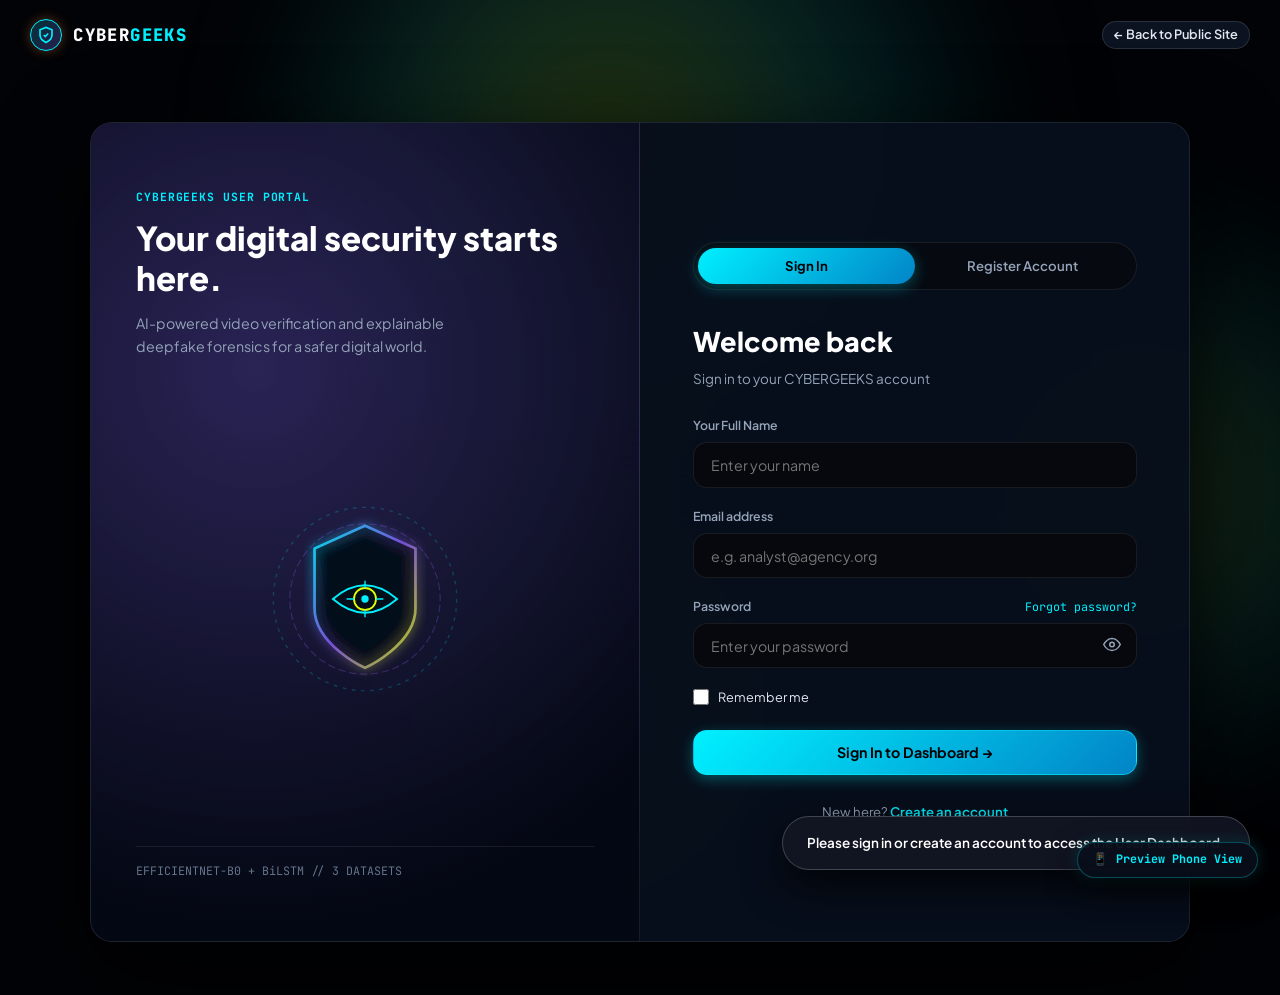
<file: frontend/profile.html>
<!DOCTYPE html>
<html>
<head>
  <meta http-equiv="refresh" content="0; url=settings.html">
  <script>window.location.href = "settings.html";</script>
</head>
<body>
  <p>Redirecting to <a href="settings.html">settings.html</a>...</p>
</body>
</html>
</file>
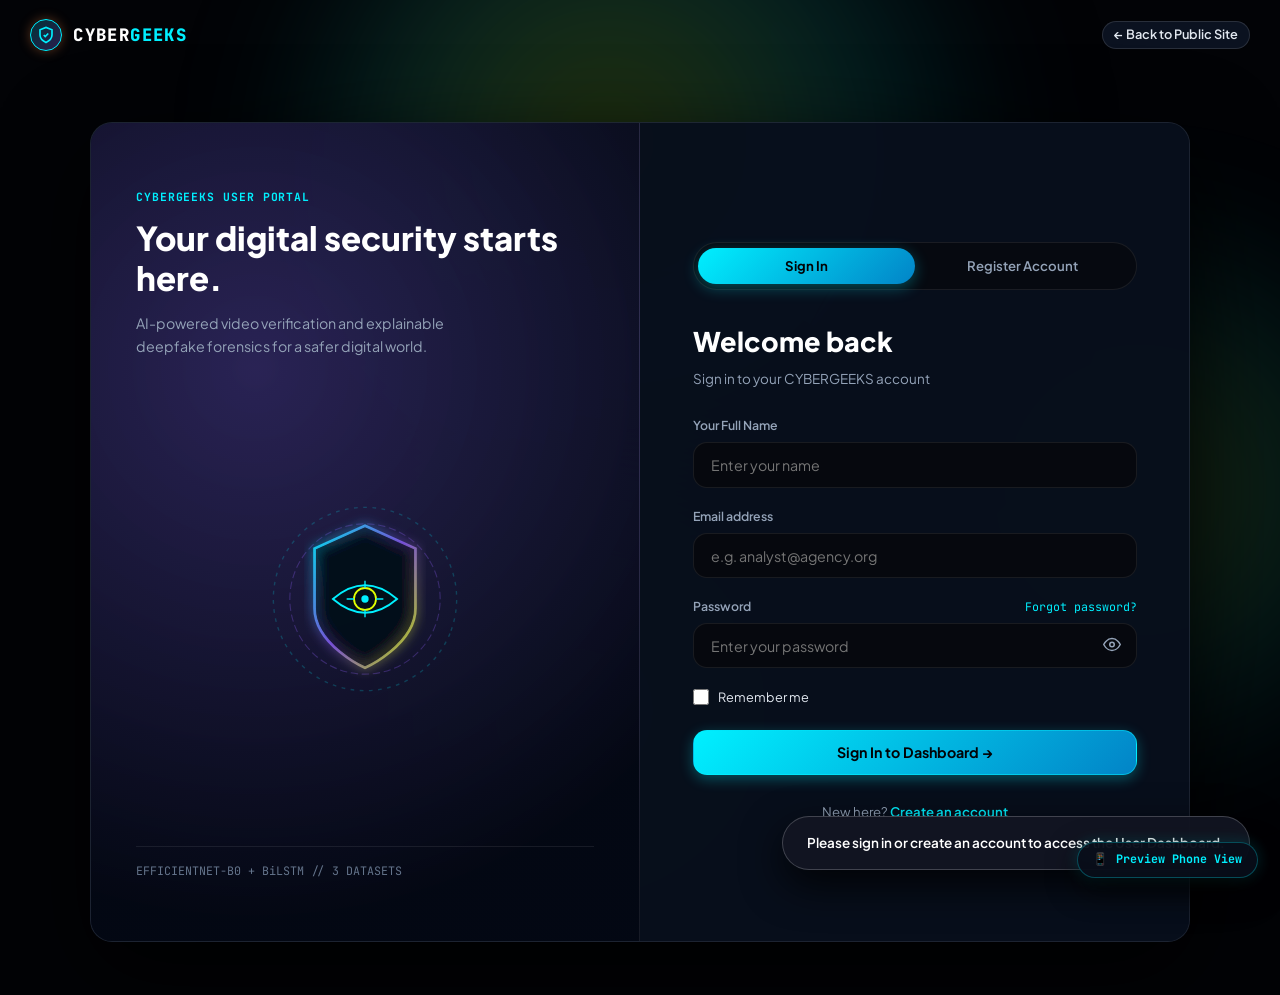
<file: frontend/settings.html>
<!DOCTYPE html>
<html lang="en">
<head>
  <meta charset="UTF-8">
  <meta name="viewport" content="width=device-width, initial-scale=1.0">
  <title>Profile &amp; Security Settings &bull; CYBERGEEKS</title>
  <link rel="stylesheet" href="css/style.css">
  <!-- Strict Immediate Session Guard: Settings portal is accessible ONLY for authenticated user sessions -->
  <script>
    (function() {
      try {
        const raw = localStorage.getItem("auth_user");
        if (!raw) {
          window.location.replace("login.html?notice=login_required");
          return;
        }
        const u = JSON.parse(raw);
        if (!u || !u.id || u.id === "usr_demo") {
          localStorage.removeItem("auth_user");
          localStorage.removeItem("auth_token");
          window.location.replace("login.html?notice=login_required");
          return;
        }
      } catch (e) {
        window.location.replace("login.html?notice=login_required");
      }
    })();
  </script>
</head>
<body style="min-height: 100vh;">

  <!-- Background 3D Ambient Chromatic Orbs -->
  <div class="liquid-ambient-canvas">
    <div class="liquid-orb orb-primary"></div>
    <div class="liquid-orb orb-secondary"></div>
    <div class="liquid-orb orb-tertiary"></div>
  </div>

  <!-- Navigation Bar -->
  <header class="navbar">
    <div class="nav-container">
      <!-- Injected dynamically by auth.js -->
    </div>
  </header>

  <!-- Portal Layout: Sidebar + Main Content -->
  <div class="portal-layout">
    <!-- Sidebar Navigation -->
    <aside class="portal-sidebar">
      <div style="font-family: var(--font-mono); font-size: 0.74rem; color: var(--cyan-primary); text-transform: uppercase; letter-spacing: 0.08em; font-weight: 700; margin-bottom: 0.5rem; padding-left: 0.5rem;">
        USER PORTAL
      </div>
      <ul class="portal-nav-menu">
        <li>
          <a href="dashboard.html" class="portal-nav-link">
            <svg width="18" height="18" viewBox="0 0 24 24" fill="none" stroke="currentColor" stroke-width="2">
              <rect x="3" y="3" width="7" height="7"/>
              <rect x="14" y="3" width="7" height="7"/>
              <rect x="14" y="14" width="7" height="7"/>
              <rect x="3" y="14" width="7" height="7"/>
            </svg>
            <span class="nav-label">Overview</span>
          </a>
        </li>
        <li>
          <a href="detect.html" class="portal-nav-link">
            <svg width="18" height="18" viewBox="0 0 24 24" fill="none" stroke="currentColor" stroke-width="2">
              <circle cx="12" cy="12" r="10"/>
              <circle cx="12" cy="12" r="3"/>
            </svg>
            <span class="nav-label">New Analysis</span>
          </a>
        </li>
        <li>
          <a href="history.html" class="portal-nav-link">
            <svg width="18" height="18" viewBox="0 0 24 24" fill="none" stroke="currentColor" stroke-width="2">
              <circle cx="12" cy="12" r="10"/>
              <polyline points="12 6 12 12 16 14"/>
            </svg>
            <span class="nav-label">Analysis History</span>
          </a>
        </li>
        <li>
          <a href="report.html" class="portal-nav-link">
            <svg width="18" height="18" viewBox="0 0 24 24" fill="none" stroke="currentColor" stroke-width="2">
              <path d="M14 2H6a2 2 0 0 0-2 2v16a2 2 0 0 0 2 2h12a2 2 0 0 0 2-2V8z"/>
              <polyline points="14 2 14 8 20 8"/>
            </svg>
            <span class="nav-label">Audit Reports</span>
          </a>
        </li>
        <li>
          <a href="settings.html" class="portal-nav-link active">
            <svg width="18" height="18" viewBox="0 0 24 24" fill="none" stroke="currentColor" stroke-width="2">
              <path d="M20 21v-2a4 4 0 0 0-4-4H8a4 4 0 0 0-4 4v2"/>
              <circle cx="12" cy="7" r="4"/>
            </svg>
            <span class="nav-label">My Profile &amp; Settings</span>
          </a>
        </li>
      </ul>
    </aside>

    <!-- Main Settings Content -->
    <main class="portal-content">
      <div style="max-width: 720px; margin: 0 auto;">
        <h1 style="font-size: 2rem; font-weight: 800; color: #fff; margin-bottom: 0.4rem;">Account</h1>
        <p style="color: var(--text-dim); font-size: 0.92rem; margin-bottom: 2rem;">Your account details. Your scans and reports are visible only to you.</p>
        <div class="card" style="padding: 1.75rem;">
          <label class="form-label">Name</label>
          <input type="text" id="prof-name" class="form-input" disabled style="opacity: 0.8; margin-bottom: 1rem;">
          <label class="form-label">Email</label>
          <input type="text" id="prof-email" class="form-input" disabled style="opacity: 0.8; margin-bottom: 1rem;">
          <p style="color: var(--text-dim); font-size: 0.85rem; line-height: 1.6; margin-top: 0.5rem;">
            Passwords are stored as salted hashes and are never shown. To change your password or email, contact the project owner.
          </p>
        </div>
      </div>
    </main>
  </div>

  <script src="js/api.js"></script>
  <script src="js/auth.js"></script>
  <script>
    document.addEventListener("DOMContentLoaded", async () => {
      const user = await window.checkAuth();
      if (!user) return;
      const n = document.getElementById("prof-name"), e = document.getElementById("prof-email");
      if (n) n.value = user.name || "";
      if (e) e.value = user.email || "";
    });
  </script>
</body>
</html>
</file>
<file: frontend/css/style.css>
/* ==========================================================================
   CYBERGEEKS - Midnight Cyber Fusion Design System
   Core Palette: Void Black (#020306 / #030712) + Cyan (#00f0ff) + 
                 Violet AI (#8b5cf6) + Acid Yellow (#dfff00)
   ========================================================================== */

@import url('https://fonts.googleapis.com/css2?family=Plus+Jakarta+Sans:wght@300;400;500;600;700;800&family=JetBrains+Mono:wght@400;500;600;700&display=swap');

:root {
  /* Void Black Canvas */
  --bg-pitch-black: #020306;
  --void-black: #030712;
  --bg-surface-glass: rgba(8, 14, 26, 0.72);
  --bg-surface-elevated: rgba(11, 19, 36, 0.88);
  --bg-card-dark: #050814;
  --bg-darker: #020408;

  /* Midnight Cyber Fusion Palette */
  --cyan-primary: #00f0ff;
  --cyan-glow: rgba(0, 240, 255, 0.35);
  --cyan-border: rgba(0, 240, 255, 0.28);
  --cyan-subtle: rgba(0, 240, 255, 0.1);

  --violet-ai: #8b5cf6;
  --violet-glow: rgba(139, 92, 246, 0.35);
  --violet-border: rgba(139, 92, 246, 0.3);
  --violet-subtle: rgba(139, 92, 246, 0.12);

  --acid-yellow: #dfff00;
  --acid-glow: rgba(223, 255, 0, 0.35);
  --acid-border: rgba(223, 255, 0, 0.3);
  --acid-subtle: rgba(223, 255, 0, 0.1);

  --anomaly-crimson: #ff3366;
  --anomaly-glow: rgba(255, 51, 102, 0.35);
  --anomaly-border: rgba(255, 51, 102, 0.3);
  --emerald-safe: #10b981;

  /* Aliases */
  --chroma-cyan: #00f0ff;
  --chroma-acid: #dfff00;
  --chroma-violet: #8b5cf6;
  --anomaly-pink: #ff3366;

  /* 3D Glass Borders */
  --glass-border: rgba(255, 255, 255, 0.08);
  --glass-border-focus: rgba(0, 240, 255, 0.5);
  --glass-specular: linear-gradient(135deg, rgba(0, 240, 255, 0.15) 0%, rgba(139, 92, 246, 0.08) 50%, rgba(255, 255, 255, 0.02) 100%);

  /* Typography */
  --font-display: 'Plus Jakarta Sans', -apple-system, BlinkMacSystemFont, sans-serif;
  --font-mono: 'JetBrains Mono', monospace;

  --text-white: #ffffff;
  --text-silver: #e2e8f0;
  --text-dim: #94a3b8;
  --text-darker: #64748b;

  --radius-sm: 8px;
  --radius-md: 14px;
  --radius-lg: 22px;
  --radius-pill: 9999px;

  --shadow-liquid-card: 
    0 30px 80px -15px rgba(0, 0, 0, 0.95),
    0 0 1px 1px rgba(255, 255, 255, 0.08),
    inset 0 1px 1px rgba(255, 255, 255, 0.15);
}

/* ==========================================================================
   Base Canvas & Fluid Mesh Environment
   ========================================================================== */

* {
  box-sizing: border-box;
  margin: 0;
  padding: 0;
}

html {
  scroll-behavior: smooth;
  font-size: 15px;
}

body {
  font-family: var(--font-display);
  background-color: var(--bg-pitch-black);
  color: var(--text-silver);
  line-height: 1.6;
  min-height: 100vh;
  display: flex;
  flex-direction: column;
  overflow-x: hidden;
  position: relative;
  -webkit-font-smoothing: antialiased;
}

/* Background 3D Chromatic Glass Orbs */
.liquid-ambient-canvas {
  position: fixed;
  top: 0; left: 0; right: 0; bottom: 0;
  pointer-events: none;
  z-index: 0;
  overflow: hidden;
}

.liquid-orb {
  position: absolute;
  border-radius: 50%;
  filter: blur(80px);
  opacity: 0.55;
  will-change: transform;
}

.orb-primary {
  width: 650px;
  height: 650px;
  top: -150px;
  left: 50%;
  transform: translateX(-50%);
  background: radial-gradient(circle at 45% 45%, rgba(223, 255, 0, 0.35), rgba(0, 240, 255, 0.25) 50%, rgba(2, 3, 6, 0.8) 80%, transparent 100%);
  animation: float-orb-1 18s ease-in-out infinite alternate;
}

.orb-secondary {
  width: 580px;
  height: 580px;
  top: 420px;
  left: 45%;
  transform: translateX(-50%);
  background: radial-gradient(circle at 50% 50%, rgba(0, 240, 255, 0.35), rgba(223, 255, 0, 0.2) 50%, rgba(2, 3, 6, 0.8) 80%, transparent 100%);
  animation: float-orb-2 22s ease-in-out infinite alternate;
}

.orb-tertiary {
  width: 480px;
  height: 480px;
  top: 250px;
  right: -100px;
  background: radial-gradient(circle at 50% 50%, rgba(223, 255, 0, 0.25), rgba(0, 240, 255, 0.2) 60%, transparent 100%);
  animation: float-orb-3 16s ease-in-out infinite alternate;
}

@keyframes float-orb-1 {
  0% { transform: translateX(-50%) translateY(0) scale(1); }
  50% { transform: translateX(-48%) translateY(40px) scale(1.06); }
  100% { transform: translateX(-52%) translateY(20px) scale(0.96); }
}

@keyframes float-orb-2 {
  0% { transform: translateX(-50%) translateY(0) scale(1); }
  50% { transform: translateX(-54%) translateY(-30px) scale(1.08); }
  100% { transform: translateX(-47%) translateY(25px) scale(0.95); }
}

@keyframes float-orb-3 {
  0% { transform: translateY(0) scale(1); }
  100% { transform: translateY(50px) scale(1.1); }
}

a {
  color: var(--chroma-acid);
  text-decoration: none;
  transition: all 0.2s ease;
}

a:hover {
  color: #fff;
  text-shadow: 0 0 12px var(--chroma-acid-glow);
}

/* ==========================================================================
   Header & Capsule Pill Navigation (Directly Matching Uploaded Layout)
   ========================================================================== */

.navbar {
  position: sticky;
  top: 1.25rem;
  z-index: 1000;
  max-width: 1180px;
  margin: 0 auto;
  width: calc(100% - 2.5rem);
  backdrop-filter: blur(24px);
  -webkit-backdrop-filter: blur(24px);
  background: rgba(10, 13, 20, 0.7);
  border: 1px solid var(--glass-border);
  border-radius: var(--radius-pill);
  box-shadow: 0 20px 40px rgba(0, 0, 0, 0.75), inset 0 1px 1px rgba(255, 255, 255, 0.15);
  transition: all 0.3s ease;
}

.nav-container {
  padding: 0.65rem 1.25rem;
  display: flex;
  align-items: center;
  justify-content: space-between;
}

.nav-brand {
  display: flex;
  align-items: center;
  gap: 0.75rem;
  font-weight: 800;
  font-size: 1.15rem;
  color: #fff;
  letter-spacing: -0.03em;
}

.brand-capsule-icon {
  width: 32px;
  height: 32px;
  border-radius: 50%;
  background: linear-gradient(135deg, rgba(255, 140, 66, 0.4), rgba(139, 92, 246, 0.4));
  border: 1px solid rgba(255, 255, 255, 0.2);
  display: flex;
  align-items: center;
  justify-content: center;
  color: #fff;
  box-shadow: 0 0 12px rgba(255, 140, 66, 0.35);
}

.nav-capsule-links {
  display: flex;
  align-items: center;
  list-style: none;
  gap: 1.5rem;
  background: rgba(255, 255, 255, 0.03);
  padding: 0.4rem 1.4rem;
  border-radius: var(--radius-pill);
  border: 1px solid rgba(255, 255, 255, 0.05);
}

.nav-capsule-item {
  color: var(--text-dim);
  font-size: 0.88rem;
  font-weight: 500;
  transition: color 0.2s ease;
}

.nav-capsule-item:hover, .nav-capsule-item.active {
  color: #fff;
}

.nav-action-pill {
  display: flex;
  align-items: center;
  gap: 0.75rem;
}

/* ==========================================================================
   Universal Buttons & Interactive Actions (Midnight Cyber Palette)
   ========================================================================== */
button {
  font-family: inherit;
}

.btn {
  display: inline-flex;
  align-items: center;
  justify-content: center;
  gap: 0.5rem;
  font-family: var(--font-display);
  font-weight: 600;
  font-size: 0.88rem;
  padding: 0.55rem 1.25rem;
  border-radius: var(--radius-sm);
  cursor: pointer;
  transition: all 0.2s ease;
  text-decoration: none;
  border: 1px solid transparent;
  background: rgba(14, 22, 38, 0.75);
  color: var(--text-silver);
  line-height: 1.2;
}

.btn:disabled {
  opacity: 0.45;
  cursor: not-allowed;
  pointer-events: none;
}

.btn-sm {
  padding: 0.35rem 0.75rem;
  font-size: 0.8rem;
  border-radius: 6px;
}

.btn-lg {
  padding: 0.85rem 1.75rem;
  font-size: 1.05rem;
  border-radius: var(--radius-md);
}

.btn-pill {
  border-radius: var(--radius-pill);
}

/* Primary Button: Cyan Gradient with Glow */
.btn-primary {
  background: linear-gradient(135deg, var(--cyan-primary) 0%, #0284c7 100%) !important;
  color: #020306 !important;
  font-weight: 700;
  border: 1px solid rgba(0, 240, 255, 0.5) !important;
  box-shadow: 0 4px 14px rgba(0, 240, 255, 0.3);
}

.btn-primary:hover:not(:disabled) {
  background: linear-gradient(135deg, var(--acid-yellow) 0%, #a3e635 100%) !important;
  color: #020306 !important;
  border-color: var(--acid-yellow) !important;
  box-shadow: 0 6px 20px rgba(223, 255, 0, 0.4);
  transform: translateY(-1px);
}

/* Secondary Button: Dark Cyber Glass (Zero white box artifacts) */
.btn-secondary {
  background: rgba(14, 22, 38, 0.85) !important;
  border: 1px solid rgba(255, 255, 255, 0.12) !important;
  color: var(--text-silver) !important;
  backdrop-filter: blur(8px);
  -webkit-backdrop-filter: blur(8px);
}

.btn-secondary:hover:not(:disabled) {
  background: rgba(0, 240, 255, 0.12) !important;
  border-color: var(--cyan-border) !important;
  color: var(--cyan-primary) !important;
  box-shadow: 0 2px 12px rgba(0, 240, 255, 0.2);
}

/* Danger Button: Anomaly Crimson Glass */
.btn-danger {
  background: rgba(255, 51, 102, 0.14) !important;
  border: 1px solid rgba(255, 51, 102, 0.4) !important;
  color: #ff99b3 !important;
}

.btn-danger:hover:not(:disabled) {
  background: rgba(255, 51, 102, 0.28) !important;
  border-color: rgba(255, 51, 102, 0.8) !important;
  color: #ffffff !important;
  box-shadow: 0 0 14px rgba(255, 51, 102, 0.4);
}

/* Navbar Top Right Pill Button (Cyan Glow, Matching Theme) */
.btn-get-started-pill {
  background: linear-gradient(135deg, var(--cyan-primary) 0%, #0284c7 100%);
  color: #020306 !important;
  font-weight: 800;
  font-size: 0.85rem;
  padding: 0.55rem 1.35rem;
  border-radius: var(--radius-pill);
  transition: all 0.25s ease;
  box-shadow: 0 4px 15px rgba(0, 240, 255, 0.35);
  border: 1px solid rgba(0, 240, 255, 0.5);
  cursor: pointer;
  display: inline-flex;
  align-items: center;
  text-decoration: none;
}

.btn-get-started-pill:hover {
  background: linear-gradient(135deg, var(--acid-yellow) 0%, #a3e635 100%);
  color: #020306 !important;
  box-shadow: 0 6px 20px rgba(223, 255, 0, 0.45);
  border-color: var(--acid-yellow);
  transform: translateY(-1px);
}

/* Filter Chips (Tracearr Forensic Vault) */
.chip-btn {
  background: rgba(255, 255, 255, 0.04) !important;
  border: 1px solid rgba(255, 255, 255, 0.1) !important;
  color: var(--text-dim) !important;
  font-family: var(--font-mono);
  font-size: 0.78rem;
  padding: 0.35rem 0.85rem;
  border-radius: var(--radius-pill);
  cursor: pointer;
  transition: all 0.2s ease;
}

.chip-btn:hover {
  background: rgba(0, 240, 255, 0.08) !important;
  border-color: var(--cyan-border) !important;
  color: #ffffff !important;
}

.chip-btn.active {
  background: rgba(0, 240, 255, 0.18) !important;
  border-color: var(--cyan-primary) !important;
  color: var(--cyan-primary) !important;
  box-shadow: 0 0 14px rgba(0, 240, 255, 0.35);
  font-weight: 700;
}

/* ==========================================================================
   Hero Stage: Massive Floating Liquid 3D Typography (Matching Image Exactly)
   ========================================================================== */

.hero-liquid-stage {
  position: relative;
  z-index: 1;
  max-width: 1180px;
  margin: 0 auto;
  padding: 5rem 1.5rem 6rem;
  min-height: 820px;
  display: flex;
  flex-direction: column;
  justify-content: center;
}

/* High Fashion Massive 3D Cutout Typography */
.hero-massive-headline {
  font-size: 8.5rem;
  font-weight: 300;
  letter-spacing: -0.055em;
  line-height: 0.95;
  color: #ffffff;
  position: relative;
  user-select: none;
}

.hero-massive-headline .word-protect {
  display: block;
  font-weight: 300;
  background: linear-gradient(180deg, #ffffff 40%, rgba(255, 255, 255, 0.45) 100%);
  -webkit-background-clip: text;
  -webkit-text-fill-color: transparent;
}

.hero-headline-split {
  display: flex;
  justify-content: space-between;
  align-items: baseline;
  position: relative;
}

.hero-massive-headline .word-your {
  font-weight: 400;
  font-style: italic;
  font-family: serif;
  background: linear-gradient(180deg, #ffffff 50%, rgba(255, 255, 255, 0.6) 100%);
  -webkit-background-clip: text;
  -webkit-text-fill-color: transparent;
  padding-right: 1.5rem;
}

.hero-massive-headline .word-media {
  display: block;
  font-weight: 600;
  background: linear-gradient(180deg, #ffffff 30%, rgba(255, 255, 255, 0.5) 100%);
  -webkit-background-clip: text;
  -webkit-text-fill-color: transparent;
  margin-top: 0.5rem;
}

/* Floating Metrics with Thin Leader Lines (Exact match to screenshot) */
.metric-callout {
  position: absolute;
  font-family: var(--font-display);
  z-index: 3;
}

.metric-callout-1 {
  top: 15%;
  right: 6%;
}

.metric-callout-2 {
  top: 48%;
  left: 0%;
}

.metric-callout-3 {
  top: 48%;
  right: 4%;
}

.metric-number-big {
  font-size: 2.2rem;
  font-weight: 700;
  color: #ffffff;
  line-height: 1;
}

.metric-label-sub {
  font-size: 0.8rem;
  color: var(--text-dim);
  line-height: 1.3;
  margin-top: 0.25rem;
}

.metric-thin-line {
  width: 45px;
  height: 1px;
  background: rgba(255, 255, 255, 0.2);
  margin-bottom: 0.5rem;
}

/* Hero Mini Subtitle Left */
.hero-mini-narrative-left {
  position: absolute;
  top: 36%;
  left: 0%;
  max-width: 200px;
  font-size: 0.85rem;
  color: var(--text-dim);
  line-height: 1.5;
}

/* Hero Center Organic Interactive Pill Capsule */
.hero-pill-capsule-wrapper {
  margin: 3.5rem auto 2.5rem;
  display: flex;
  justify-content: center;
  position: relative;
  z-index: 4;
}

.hero-capsule-bar {
  display: inline-flex;
  align-items: center;
  gap: 0.75rem;
  padding: 0.45rem 0.55rem;
  background: rgba(13, 16, 24, 0.7);
  backdrop-filter: blur(20px);
  -webkit-backdrop-filter: blur(20px);
  border: 1px solid rgba(255, 255, 255, 0.12);
  border-radius: var(--radius-pill);
  box-shadow: 0 15px 35px rgba(0, 0, 0, 0.6), inset 0 1px 1px rgba(255, 255, 255, 0.2);
}

.capsule-verify-text {
  padding: 0.45rem 1.25rem;
  font-size: 0.88rem;
  color: var(--text-silver);
  font-weight: 500;
}

.btn-try-demo-liquid {
  background: linear-gradient(135deg, var(--acid-yellow), #c8eb00);
  color: #020306;
  padding: 0.55rem 1.45rem;
  border-radius: var(--radius-pill);
  font-size: 0.88rem;
  font-weight: 800;
  border: none;
  cursor: pointer;
  box-shadow: 0 4px 18px var(--acid-yellow-glow);
  transition: all 0.2s ease;
  display: inline-flex;
  align-items: center;
  gap: 0.5rem;
  text-decoration: none;
}

.btn-try-demo-liquid:hover {
  background: var(--cyan-primary);
  color: #020306;
  box-shadow: 0 6px 25px var(--cyan-glow);
  transform: scale(1.03);
}

/* Secondary Narrative Paragraph Right (Matching Screenshot Layout) */
.hero-narrative-right-block {
  max-width: 440px;
  margin-left: auto;
  margin-top: 1rem;
  font-size: 0.92rem;
  color: var(--text-dim);
  line-height: 1.65;
  text-align: left;
}

/* ==========================================================================
   Floating Tech & Ecosystem Badges (Matching Auth, Unity, Western Union, Dropbox)
   ========================================================================== */

.ecosystem-badges-strip {
  position: relative;
  z-index: 2;
  max-width: 1180px;
  margin: 2rem auto 5rem;
  padding: 0 1.5rem;
  display: flex;
  align-items: center;
  justify-content: space-between;
  gap: 1.5rem;
  flex-wrap: wrap;
}

.ecosystem-glass-badge {
  flex: 1;
  min-width: 170px;
  padding: 1.25rem 1.5rem;
  background: var(--bg-surface-glass);
  backdrop-filter: blur(16px);
  -webkit-backdrop-filter: blur(16px);
  border: 1px solid var(--glass-border);
  border-radius: var(--radius-md);
  display: flex;
  align-items: center;
  justify-content: center;
  gap: 0.75rem;
  box-shadow: 0 10px 30px -5px rgba(0, 0, 0, 0.8), inset 0 1px 0 rgba(255, 255, 255, 0.1);
  transition: all 0.25s ease;
}

.ecosystem-glass-badge:hover {
  border-color: rgba(255, 255, 255, 0.2);
  transform: translateY(-3px);
  box-shadow: 0 15px 40px -5px rgba(0, 0, 0, 0.9), 0 0 20px rgba(139, 92, 246, 0.2);
}

.ecosystem-icon {
  font-size: 1.3rem;
  font-weight: 800;
  color: #fff;
}

.ecosystem-name {
  font-size: 1.05rem;
  font-weight: 700;
  color: #ffffff;
  letter-spacing: -0.02em;
}

/* ==========================================================================
   Section: Our Capabilities / Benefits (Matching 3-Card Layout in Screenshot)
   ========================================================================== */

.benefits-section {
  position: relative;
  z-index: 2;
  max-width: 1180px;
  margin: 4rem auto 6rem;
  padding: 0 1.5rem;
}

.benefits-headline-center {
  text-align: center;
  margin-bottom: 3.5rem;
}

.benefits-headline-center h2 {
  font-size: 2.8rem;
  font-weight: 400;
  letter-spacing: -0.03em;
  color: #ffffff;
}

.benefits-3card-grid {
  display: grid;
  grid-template-columns: 1fr 1fr 1fr;
  gap: 1.75rem;
}

.benefit-card-liquid {
  background: var(--bg-surface-elevated);
  backdrop-filter: blur(20px);
  -webkit-backdrop-filter: blur(20px);
  border: 1px solid var(--glass-border);
  border-radius: var(--radius-lg);
  padding: 2.5rem 2rem;
  min-height: 480px;
  display: flex;
  flex-direction: column;
  justify-content: space-between;
  box-shadow: var(--shadow-liquid-card);
  transition: all 0.3s ease;
  position: relative;
  overflow: hidden;
}

.benefit-card-liquid::before {
  content: "";
  position: absolute;
  top: 0; left: 0; right: 0; height: 1px;
  background: linear-gradient(90deg, transparent, rgba(255, 255, 255, 0.25), transparent);
}

.benefit-card-liquid:hover {
  border-color: rgba(255, 255, 255, 0.2);
  transform: translateY(-6px);
}

.benefit-card-title {
  font-size: 1.45rem;
  font-weight: 700;
  line-height: 1.3;
  color: #ffffff;
  margin-bottom: 1.25rem;
}

.benefit-card-desc {
  font-size: 0.94rem;
  color: var(--text-dim);
  line-height: 1.7;
}

/* Center Hero Card with Isolated 3D Liquid Metamorphic Blob */
.center-liquid-orb-viewport {
  width: 100%;
  height: 220px;
  display: flex;
  align-items: center;
  justify-content: center;
  margin: auto 0;
  position: relative;
}

.chromatic-metaball {
  width: 150px;
  height: 150px;
  border-radius: 42% 58% 70% 30% / 45% 45% 55% 55%;
  background: radial-gradient(circle at 35% 35%, #2a2038, #070910 70%);
  border: 1px solid rgba(255, 255, 255, 0.15);
  box-shadow: 
    inset 0 0 25px rgba(255, 140, 66, 0.5),
    inset -10px -10px 30px rgba(139, 92, 246, 0.4),
    0 0 40px rgba(255, 140, 66, 0.2),
    0 15px 35px rgba(0, 0, 0, 0.9);
  animation: morph-blob 10s ease-in-out infinite alternate;
}

@keyframes morph-blob {
  0% { border-radius: 42% 58% 70% 30% / 45% 45% 55% 55%; transform: rotate(0deg); }
  50% { border-radius: 60% 40% 35% 65% / 55% 60% 40% 45%; transform: rotate(180deg) scale(1.05); }
  100% { border-radius: 42% 58% 70% 30% / 45% 45% 55% 55%; transform: rotate(360deg); }
}

/* ==========================================================================
   Section: 3D Technical Ingestion Pipeline (Slide 3)
   ========================================================================== */

.pipeline-diagram-liquid {
  display: grid;
  grid-template-columns: repeat(auto-fit, minmax(260px, 1fr));
  gap: 1.5rem;
  margin-top: 2.5rem;
}

.pipeline-node-liquid {
  background: var(--bg-surface-glass);
  backdrop-filter: blur(16px);
  -webkit-backdrop-filter: blur(16px);
  border: 1px solid var(--glass-border);
  border-radius: var(--radius-md);
  padding: 1.75rem 1.5rem;
  position: relative;
  transition: all 0.25s ease;
}

.pipeline-node-liquid:hover {
  border-color: rgba(187, 244, 81, 0.35);
  transform: translateY(-4px);
}

.node-step-pill {
  font-family: var(--font-mono);
  font-size: 0.72rem;
  font-weight: 700;
  color: var(--chroma-acid);
  background: rgba(187, 244, 81, 0.1);
  border: 1px solid rgba(187, 244, 81, 0.3);
  padding: 0.2rem 0.6rem;
  border-radius: var(--radius-pill);
  display: inline-block;
  margin-bottom: 0.85rem;
}

/* ==========================================================================
   Section: 3D Portal Console Station (#portal)
   ========================================================================== */

.portal-section-liquid {
  position: relative;
  z-index: 2;
  max-width: 480px;
  margin: 5rem auto 7rem;
  padding: 0 1.5rem;
}

.portal-glass-card {
  background: var(--bg-surface-elevated);
  backdrop-filter: blur(24px);
  -webkit-backdrop-filter: blur(24px);
  border: 1px solid var(--glass-border);
  border-radius: var(--radius-lg);
  padding: 2.75rem 2.25rem;
  box-shadow: 
    0 35px 80px -15px rgba(0, 0, 0, 0.95),
    0 0 1px 1px rgba(255, 255, 255, 0.1),
    inset 0 1px 1px rgba(255, 255, 255, 0.2);
  position: relative;
}

.portal-glass-card::before {
  content: "";
  position: absolute;
  top: -1px; left: 25%; right: 25%; height: 2px;
  background: linear-gradient(90deg, transparent, #ff8c42, transparent);
}

.portal-tabs-capsule {
  display: flex;
  background: rgba(7, 9, 14, 0.8);
  border: 1px solid rgba(255, 255, 255, 0.08);
  border-radius: var(--radius-pill);
  padding: 0.3rem;
  margin-bottom: 2rem;
}

.portal-tab-btn {
  flex: 1;
  text-align: center;
  padding: 0.65rem 0;
  font-size: 0.88rem;
  font-weight: 600;
  color: var(--text-dim);
  border-radius: var(--radius-pill);
  cursor: pointer;
  transition: all 0.2s ease;
  border: none;
  background: transparent;
}

.portal-tab-btn.active {
  background: linear-gradient(135deg, var(--cyan-primary) 0%, #0284c7 100%);
  color: #020306;
  font-weight: 700;
  box-shadow: 0 4px 15px rgba(0, 240, 255, 0.3);
}

.form-group {
  margin-bottom: 1.35rem;
}

.form-label {
  display: block;
  font-size: 0.82rem;
  font-weight: 600;
  color: var(--text-dim);
  margin-bottom: 0.45rem;
}

.form-input {
  width: 100%;
  padding: 0.85rem 1.15rem;
  background: rgba(6, 8, 12, 0.85);
  border: 1px solid var(--glass-border);
  border-radius: var(--radius-md);
  color: #ffffff;
  font-size: 0.95rem;
  font-family: inherit;
  transition: all 0.2s ease;
}

.form-input:focus {
  outline: none;
  border-color: rgba(255, 255, 255, 0.3);
  box-shadow: 0 0 0 3px rgba(187, 244, 81, 0.2);
  background: rgba(8, 11, 18, 0.95);
}

/* ==========================================================================
   Detect Workspace (50 MB limit, Drag & Drop, Live Progress, Result)
   ========================================================================== */

.dropzone-liquid, .dropzone-3d, .upload-center-box {
  border: 2px dashed rgba(0, 240, 255, 0.35);
  border-radius: var(--radius-lg);
  padding: 3.5rem 2.5rem;
  background: rgba(10, 16, 30, 0.75);
  backdrop-filter: blur(20px);
  -webkit-backdrop-filter: blur(20px);
  cursor: pointer;
  text-align: center;
  transition: all 0.3s cubic-bezier(0.16, 1, 0.3, 1);
  position: relative;
  display: flex;
  flex-direction: column;
  align-items: center;
  justify-content: center;
  box-shadow: 0 20px 50px rgba(0, 0, 0, 0.8), inset 0 1px 1px rgba(255, 255, 255, 0.1);
  overflow: hidden;
}

.dropzone-liquid::before, .dropzone-3d::before, .upload-center-box::before {
  content: "";
  position: absolute;
  top: 0; left: 0; right: 0; height: 1px;
  background: linear-gradient(90deg, transparent, rgba(0, 240, 255, 0.6), transparent);
}

.dropzone-liquid:hover, .dropzone-liquid.drag-active,
.dropzone-3d:hover, .dropzone-3d.drag-active,
.upload-center-box:hover, .upload-center-box.drag-active {
  border-color: var(--cyan-primary);
  background: rgba(0, 240, 255, 0.05);
  box-shadow: 0 25px 60px rgba(0, 240, 255, 0.18), 0 0 30px rgba(0, 240, 255, 0.12);
  transform: translateY(-2px);
}

.upload-icon-circle, .upload-icon-3d, .upload-icon-circle-glow {
  width: 72px;
  height: 72px;
  margin: 0 auto 1.25rem;
  border-radius: 50%;
  background: radial-gradient(circle at 35% 35%, rgba(0, 240, 255, 0.25), rgba(139, 92, 246, 0.15) 70%, transparent 100%);
  border: 1px solid rgba(0, 240, 255, 0.4);
  display: flex;
  align-items: center;
  justify-content: center;
  color: var(--cyan-primary);
  box-shadow: 0 0 25px rgba(0, 240, 255, 0.25);
  transition: all 0.3s ease;
}

.dropzone-liquid:hover .upload-icon-circle,
.dropzone-3d:hover .upload-icon-3d,
.upload-center-box:hover .upload-icon-circle-glow {
  transform: scale(1.08);
  box-shadow: 0 0 35px rgba(0, 240, 255, 0.45);
  border-color: var(--cyan-primary);
}

.upload-limit-pill, .upload-limit-note {
  display: inline-block;
  background: rgba(0, 240, 255, 0.05);
  border: 1px solid rgba(0, 240, 255, 0.2);
  padding: 0.45rem 1.15rem;
  border-radius: var(--radius-pill);
  font-size: 0.82rem;
  color: var(--cyan-primary);
  font-family: var(--font-mono);
  font-weight: 600;
  margin-top: 1.25rem;
}

/* ==========================================================================
   Data Table & Forensic Audit Vault (Tracearr Records Table)
   ========================================================================== */
.table-wrapper {
  width: 100%;
  overflow-x: auto;
  -webkit-overflow-scrolling: touch;
}

.data-table {
  width: 100%;
  border-collapse: separate;
  border-spacing: 0;
  text-align: left;
  font-size: 0.9rem;
}

.data-table th {
  padding: 0.85rem 1rem;
  font-family: var(--font-mono);
  font-size: 0.75rem;
  text-transform: uppercase;
  letter-spacing: 0.06em;
  color: var(--text-darker);
  font-weight: 600;
  border-bottom: 1px solid rgba(255, 255, 255, 0.08);
  white-space: nowrap;
}

.data-table td {
  padding: 1.1rem 1rem;
  border-bottom: 1px solid rgba(255, 255, 255, 0.04);
  vertical-align: middle;
  color: var(--text-silver);
  transition: background 0.2s ease;
}

.data-table tbody tr {
  cursor: pointer;
  transition: all 0.2s ease;
}

.data-table tbody tr:hover td {
  background: rgba(0, 240, 255, 0.04);
}

.data-table tbody tr:last-child td {
  border-bottom: none;
}

.video-preview-wrapper {
  margin-top: 2rem;
  background: var(--bg-surface-elevated);
  border: 1px solid var(--glass-border);
  border-radius: var(--radius-lg);
  padding: 1.75rem;
  display: none;
}

.preview-video-player {
  width: 100%;
  max-height: 440px;
  border-radius: var(--radius-md);
  background: #000;
  margin-bottom: 1.25rem;
}

/* Live Progress */
.progress-section {
  display: none;
  background: var(--bg-surface-elevated);
  backdrop-filter: blur(20px);
  -webkit-backdrop-filter: blur(20px);
  border: 1px solid var(--glass-border);
  border-radius: var(--radius-lg);
  padding: 2.5rem;
  margin-bottom: 2.5rem;
  box-shadow: var(--shadow-liquid-card);
}

.progress-header {
  display: flex;
  align-items: center;
  justify-content: space-between;
  margin-bottom: 1.5rem;
}

.progress-bar-container {
  width: 100%;
  height: 8px;
  background: rgba(255, 255, 255, 0.06);
  border-radius: var(--radius-pill);
  overflow: hidden;
  margin-bottom: 1.75rem;
}

.progress-bar-fill {
  height: 100%;
  width: 0%;
  background: linear-gradient(90deg, #ff8c42, var(--chroma-acid));
  border-radius: var(--radius-pill);
  transition: width 0.3s ease;
  box-shadow: 0 0 15px rgba(255, 140, 66, 0.5);
}

.progress-stats-grid {
  display: grid;
  grid-template-columns: repeat(auto-fit, minmax(180px, 1fr));
  gap: 1.25rem;
}

.pstat-item {
  background: rgba(6, 8, 12, 0.8);
  border: 1px solid var(--glass-border);
  border-radius: var(--radius-md);
  padding: 1rem 1.25rem;
}

.pstat-label {
  font-size: 0.74rem;
  color: var(--text-darker);
  text-transform: uppercase;
  font-family: var(--font-mono);
  margin-bottom: 0.35rem;
}

.pstat-value {
  font-size: 1.35rem;
  font-weight: 700;
  font-family: var(--font-mono);
  color: #fff;
}

/* Verdict Banner */
.verdict-banner {
  background: var(--bg-surface-elevated);
  backdrop-filter: blur(20px);
  -webkit-backdrop-filter: blur(20px);
  border: 1px solid var(--glass-border);
  border-radius: var(--radius-lg);
  padding: 2.5rem;
  margin-bottom: 2.5rem;
  display: flex;
  flex-wrap: wrap;
  align-items: center;
  justify-content: space-between;
  gap: 2rem;
  box-shadow: var(--shadow-liquid-card);
}

.verdict-info {
  display: flex;
  align-items: center;
  gap: 1.75rem;
}

.verdict-badge {
  display: inline-flex;
  align-items: center;
  gap: 0.6rem;
  padding: 0.75rem 1.75rem;
  font-size: 1.25rem;
  font-weight: 800;
  border-radius: var(--radius-pill);
  text-transform: uppercase;
  letter-spacing: 0.05em;
  font-family: var(--font-mono);
}

.verdict-badge.high {
  background: rgba(244, 63, 94, 0.15);
  color: var(--anomaly-pink);
  border: 1px solid rgba(244, 63, 94, 0.4);
  box-shadow: 0 0 25px rgba(244, 63, 94, 0.3);
}

.verdict-badge.medium {
  background: rgba(255, 140, 66, 0.15);
  color: var(--chroma-amber);
  border: 1px solid rgba(255, 140, 66, 0.4);
}

.verdict-badge.low {
  background: rgba(187, 244, 81, 0.15);
  color: var(--chroma-acid);
  border: 1px solid rgba(187, 244, 81, 0.4);
  box-shadow: 0 0 25px rgba(187, 244, 81, 0.25);
}

.probability-meter {
  text-align: right;
  min-width: 160px;
}

.probability-number {
  font-size: 3.5rem;
  font-weight: 800;
  line-height: 1;
  font-family: var(--font-mono);
}

.probability-label {
  font-size: 0.82rem;
  color: var(--text-darker);
  text-transform: uppercase;
  font-family: var(--font-mono);
}

/* 4 Stat Cards */
.stat-cards-grid {
  display: grid;
  grid-template-columns: repeat(auto-fit, minmax(230px, 1fr));
  gap: 1.5rem;
  margin-bottom: 2.5rem;
}

.stat-card {
  background: var(--bg-surface-glass);
  backdrop-filter: blur(16px);
  -webkit-backdrop-filter: blur(16px);
  border: 1px solid var(--glass-border);
  border-radius: var(--radius-md);
  padding: 1.5rem;
  display: flex;
  align-items: center;
  gap: 1.25rem;
  box-shadow: 0 10px 30px rgba(0, 0, 0, 0.6);
}

.stat-icon {
  width: 50px;
  height: 50px;
  border-radius: var(--radius-sm);
  display: flex;
  align-items: center;
  justify-content: center;
  background: rgba(255, 255, 255, 0.05);
  border: 1px solid rgba(255, 255, 255, 0.1);
  color: #fff;
}

.stat-value {
  font-size: 1.45rem;
  font-weight: 700;
  font-family: var(--font-mono);
  line-height: 1.2;
}

.stat-label {
  font-size: 0.8rem;
  color: var(--text-darker);
  text-transform: uppercase;
}

/* Gallery & Tables */
.gallery-grid {
  display: grid;
  grid-template-columns: repeat(auto-fill, minmax(220px, 1fr));
  gap: 1.25rem;
  margin-top: 1.25rem;
}

.frame-card {
  background: var(--bg-surface-glass);
  border: 1px solid var(--glass-border);
  border-radius: var(--radius-md);
  overflow: hidden;
  transition: all 0.25s ease;
  cursor: pointer;
}

.frame-card:hover {
  border-color: rgba(255, 255, 255, 0.25);
  transform: translateY(-3px);
}

.frame-thumb {
  width: 100%;
  height: 135px;
  object-fit: cover;
  background: #000;
  display: block;
}

.frame-meta {
  padding: 0.95rem;
}

/* Modals */
.modal-overlay {
  position: fixed;
  top: 0; left: 0; right: 0; bottom: 0;
  background: rgba(0, 0, 0, 0.85);
  backdrop-filter: blur(14px);
  -webkit-backdrop-filter: blur(14px);
  display: flex;
  align-items: center;
  justify-content: center;
  padding: 1.5rem;
  z-index: 2000;
  opacity: 0;
  pointer-events: none;
  transition: opacity 0.25s ease;
}

.modal-overlay.active {
  opacity: 1;
  pointer-events: auto;
}

.modal-content {
  background: var(--bg-surface-elevated);
  border: 1px solid var(--glass-border);
  border-radius: var(--radius-lg);
  max-width: 600px;
  width: 100%;
  padding: 2.5rem;
  box-shadow: 0 35px 80px rgba(0, 0, 0, 0.95);
  position: relative;
  transform: translateY(15px);
  transition: transform 0.25s ease;
}

.modal-overlay.active .modal-content {
  transform: translateY(0);
}

.modal-close-btn {
  position: absolute;
  top: 1.5rem;
  right: 1.5rem;
  background: none;
  border: none;
  color: var(--text-dim);
  font-size: 1.6rem;
  cursor: pointer;
  line-height: 1;
}

.modal-close-btn:hover {
  color: #fff;
}

/* Alert Toast */
.alert-toast {
  position: fixed;
  bottom: 2rem;
  right: 2rem;
  padding: 1rem 1.6rem;
  border-radius: var(--radius-pill);
  font-size: 0.9rem;
  font-weight: 600;
  display: flex;
  align-items: center;
  gap: 0.75rem;
  z-index: 3000;
  box-shadow: 0 15px 40px rgba(0, 0, 0, 0.8);
  transform: translateY(120px);
  opacity: 0;
  transition: all 0.3s ease;
}

.alert-toast.show {
  transform: translateY(0);
  opacity: 1;
}

.alert-toast.success {
  background: rgba(13, 26, 18, 0.95);
  border: 1px solid var(--chroma-acid);
  color: var(--chroma-acid);
}

.alert-toast.error {
  background: rgba(36, 12, 18, 0.95);
  border: 1px solid var(--anomaly-pink);
  color: #ff99b3;
}

.alert-toast.info {
  background: rgba(18, 22, 34, 0.95);
  border: 1px solid rgba(255, 255, 255, 0.2);
  color: #ffffff;
}

/* Universal CyberGeeks Footer (Matching Specification Item 14) */
.footer-cybergeeks {
  border-top: 1px solid var(--glass-border);
  background: rgba(3, 7, 18, 0.95);
  backdrop-filter: blur(20px);
  -webkit-backdrop-filter: blur(20px);
  padding: 4rem 1.5rem 2rem;
  margin-top: 5rem;
  position: relative;
  z-index: 10;
}

.footer-cyber-grid {
  max-width: 1200px;
  margin: 0 auto;
  display: grid;
  grid-template-columns: 2fr 1fr 1fr 1fr;
  gap: 3rem;
  margin-bottom: 3rem;
}

.footer-brand-title {
  font-size: 1.5rem;
  font-weight: 800;
  color: #fff;
  letter-spacing: 0.05em;
  display: flex;
  align-items: center;
  gap: 0.6rem;
  margin-bottom: 0.75rem;
}

.footer-brand-tagline {
  color: var(--cyan-primary);
  font-family: var(--font-mono);
  font-size: 0.88rem;
  margin-bottom: 1rem;
}

.footer-brand-desc {
  color: var(--text-dim);
  font-size: 0.9rem;
  line-height: 1.6;
  max-width: 380px;
}

.footer-col-title {
  font-size: 0.82rem;
  font-weight: 700;
  color: #fff;
  text-transform: uppercase;
  letter-spacing: 0.08em;
  margin-bottom: 1.25rem;
  font-family: var(--font-mono);
}

.footer-links-list {
  list-style: none;
  display: flex;
  flex-direction: column;
  gap: 0.75rem;
}

.footer-links-list a {
  color: var(--text-dim);
  text-decoration: none;
  font-size: 0.9rem;
  transition: all 0.2s ease;
}

.footer-links-list a:hover {
  color: var(--cyan-primary);
  padding-left: 4px;
}

.footer-bottom-bar {
  max-width: 1200px;
  margin: 0 auto;
  padding-top: 2rem;
  border-top: 1px solid rgba(255, 255, 255, 0.06);
  display: flex;
  justify-content: space-between;
  align-items: center;
  flex-wrap: wrap;
  gap: 1rem;
  font-size: 0.82rem;
  color: var(--text-darker);
  font-family: var(--font-mono);
}

/* ==========================================================================
   AI FACE SCANNING HERO (Matching DuckDuckGoose & ClonVirtual in Prompt)
   ========================================================================== */
.hero-face-scan-wrapper {
  max-width: 1200px;
  margin: 2rem auto 4rem;
  display: grid;
  grid-template-columns: 1.15fr 0.95fr;
  align-items: center;
  gap: 3.5rem;
  padding: 0 1.5rem;
}

.hero-face-viewport {
  position: relative;
  border-radius: var(--radius-lg);
  background: radial-gradient(circle at center, rgba(139, 92, 246, 0.12) 0%, rgba(3, 7, 18, 0.85) 70%);
  border: 1px solid var(--cyan-border);
  box-shadow: 0 25px 70px rgba(0, 240, 255, 0.15), inset 0 0 30px rgba(139, 92, 246, 0.1);
  overflow: hidden;
  padding: 1.5rem;
  min-height: 480px;
  display: flex;
  flex-direction: column;
  justify-content: space-between;
}

.hero-scan-grid {
  position: absolute;
  top: 0; left: 0; right: 0; bottom: 0;
  background-image: 
    linear-gradient(rgba(0, 240, 255, 0.05) 1px, transparent 1px),
    linear-gradient(90deg, rgba(0, 240, 255, 0.05) 1px, transparent 1px);
  background-size: 24px 24px;
  pointer-events: none;
}

.hero-scan-laser {
  position: absolute;
  top: 0; left: 0; right: 0;
  height: 2px;
  background: linear-gradient(90deg, transparent 0%, var(--cyan-primary) 50%, transparent 100%);
  box-shadow: 0 0 15px var(--cyan-primary);
  animation: scanLaser 3.5s ease-in-out infinite;
}

@keyframes scanLaser {
  0% { top: 0%; opacity: 0; }
  15% { opacity: 1; }
  85% { opacity: 1; }
  100% { top: 100%; opacity: 0; }
}

.hero-face-avatar-box {
  position: relative;
  width: 100%;
  height: 340px;
  display: flex;
  align-items: center;
  justify-content: center;
}

.hud-callout-tag {
  position: absolute;
  background: rgba(3, 7, 18, 0.88);
  border: 1px solid var(--glass-border);
  padding: 0.35rem 0.75rem;
  border-radius: var(--radius-pill);
  font-family: var(--font-mono);
  font-size: 0.76rem;
  display: flex;
  align-items: center;
  gap: 0.45rem;
  backdrop-filter: blur(8px);
  -webkit-backdrop-filter: blur(8px);
  z-index: 5;
}

.hud-callout-tag.danger {
  border-color: var(--anomaly-border);
  color: #ff99b3;
}

.hud-callout-tag.cyan {
  border-color: var(--cyan-border);
  color: var(--cyan-primary);
}

.hud-callout-tag.violet {
  border-color: var(--violet-border);
  color: #c4b5fd;
}

/* ==========================================================================
   SPLIT-SCREEN AUTHENTICATION (Matching Lian Pakdaman / Dribbble)
   ========================================================================== */
.auth-split-wrapper {
  min-height: calc(100vh - 80px);
  display: grid;
  grid-template-columns: 1fr 1fr;
  max-width: 1100px;
  margin: 2rem auto;
  border-radius: var(--radius-lg);
  overflow: hidden;
  border: 1px solid var(--glass-border);
  background: var(--bg-surface-elevated);
  box-shadow: 0 30px 90px rgba(0, 0, 0, 0.9);
}

.auth-visual-column {
  background: radial-gradient(circle at 30% 30%, rgba(139, 92, 246, 0.25) 0%, rgba(3, 7, 18, 0.95) 80%);
  padding: 4rem 3rem;
  display: flex;
  flex-direction: column;
  justify-content: space-between;
  border-right: 1px solid var(--glass-border);
  position: relative;
  overflow: hidden;
}

.auth-form-column {
  padding: 4rem 3.5rem;
  display: flex;
  flex-direction: column;
  justify-content: center;
  background: var(--bg-surface-glass);
}

/* ==========================================================================
   USER PORTAL / DASHBOARD LAYOUT (Matching Firoz Hossain Screenshot)
   ========================================================================== */
.portal-layout {
  display: grid;
  grid-template-columns: 260px 1fr;
  min-height: calc(100vh - 75px);
  background: var(--bg-darker);
}

.portal-sidebar {
  background: rgba(5, 8, 20, 0.92);
  border-right: 1px solid var(--glass-border);
  padding: 2rem 1.25rem;
  display: flex;
  flex-direction: column;
}

.portal-nav-menu {
  list-style: none;
  display: flex;
  flex-direction: column;
  gap: 0.5rem;
  margin-top: 1.5rem;
}

.portal-nav-link {
  display: flex;
  align-items: center;
  gap: 0.9rem;
  padding: 0.75rem 1rem;
  border-radius: var(--radius-md);
  color: var(--text-dim);
  text-decoration: none;
  font-weight: 600;
  font-size: 0.92rem;
  transition: all 0.2s ease;
}

.portal-nav-link:hover {
  background: rgba(255, 255, 255, 0.05);
  color: #fff;
}

.portal-nav-link.active {
  background: linear-gradient(90deg, rgba(0, 240, 255, 0.15), rgba(139, 92, 246, 0.08));
  color: var(--cyan-primary);
  border: 1px solid var(--cyan-border);
}

.portal-content {
  padding: 2.5rem 3rem;
  overflow-y: auto;
}

/* ==========================================================================
   AI DETECTION LAB 3-COLUMN WORKBENCH (Matching Aymentis / Identity Shield)
   ========================================================================== */
.lab-grid-3col {
  display: grid;
  grid-template-columns: 310px 1.4fr 340px;
  gap: 1.5rem;
  margin-top: 1.5rem;
}

.lab-panel {
  background: var(--bg-surface-elevated);
  border: 1px solid var(--glass-border);
  border-radius: var(--radius-md);
  padding: 1.4rem;
  display: flex;
  flex-direction: column;
}

.lab-video-hud-box {
  position: relative;
  background: #000;
  border-radius: var(--radius-md);
  overflow: hidden;
  border: 1px solid var(--cyan-border);
  min-height: 380px;
  display: flex;
  align-items: center;
  justify-content: center;
}

.pipeline-step-item {
  display: flex;
  align-items: flex-start;
  gap: 0.85rem;
  padding: 0.75rem 0.5rem;
  border-bottom: 1px solid rgba(255, 255, 255, 0.05);
  font-size: 0.88rem;
}

.pipeline-step-dot {
  width: 22px;
  height: 22px;
  border-radius: 50%;
  display: flex;
  align-items: center;
  justify-content: center;
  font-size: 0.72rem;
  font-family: var(--font-mono);
  font-weight: 700;
  background: rgba(255, 255, 255, 0.05);
  border: 1px solid var(--glass-border);
  color: var(--text-darker);
  flex-shrink: 0;
}

.pipeline-step-item.completed .pipeline-step-dot {
  background: var(--cyan-subtle);
  border-color: var(--cyan-primary);
  color: var(--cyan-primary);
}

.pipeline-step-item.active .pipeline-step-dot {
  background: var(--acid-subtle);
  border-color: var(--acid-yellow);
  color: var(--acid-yellow);
  animation: pulseDot 1.5s infinite;
}

/* ==========================================================================
   FORENSIC ANALYSIS REPORT DOSSIER (Matching Aymentis & Tracearr)
   ========================================================================== */
.report-dossier-wrapper {
  max-width: 1050px;
  margin: 1.5rem auto 4rem;
  background: var(--bg-surface-elevated);
  border: 1px solid var(--glass-border);
  border-radius: var(--radius-lg);
  padding: 2.5rem 3rem;
  box-shadow: 0 30px 90px rgba(0, 0, 0, 0.95);
  position: relative;
}

.dossier-header-bar {
  display: flex;
  justify-content: space-between;
  align-items: flex-start;
  padding-bottom: 1.75rem;
  border-bottom: 1px solid var(--glass-border);
  margin-bottom: 2rem;
  flex-wrap: wrap;
  gap: 1.5rem;
}

.dossier-stamp-seal {
  display: inline-flex;
  align-items: center;
  gap: 0.5rem;
  padding: 0.4rem 0.95rem;
  border-radius: var(--radius-pill);
  font-family: var(--font-mono);
  font-size: 0.78rem;
  font-weight: 700;
  letter-spacing: 0.06em;
  text-transform: uppercase;
}

.dossier-stamp-seal.high {
  background: rgba(255, 51, 102, 0.12);
  border: 1px solid var(--anomaly-crimson);
  color: var(--anomaly-crimson);
}

.dossier-stamp-seal.low {
  background: rgba(16, 185, 129, 0.12);
  border: 1px solid var(--emerald-safe);
  color: var(--emerald-safe);
}

/* ==========================================================================
   Comprehensive Mobile & Desktop Auto-Adjustment Engine
   ========================================================================== */

/* Mobile Hamburger Toggle Button */
.mobile-nav-toggle {
  display: none;
  background: rgba(255, 255, 255, 0.06);
  border: 1px solid var(--glass-border);
  border-radius: var(--radius-sm);
  padding: 0.45rem 0.65rem;
  color: #fff;
  cursor: pointer;
  align-items: center;
  justify-content: center;
  transition: all 0.2s ease;
}

.mobile-nav-toggle:hover {
  background: rgba(0, 240, 255, 0.15);
  border-color: var(--cyan-primary);
  color: var(--cyan-primary);
}

/* Floating Device View Indicator & Switcher Pill */
.device-view-pill {
  position: fixed;
  bottom: 1.5rem;
  right: 1.5rem;
  z-index: 9999;
  user-select: none;
}

.device-pill-content {
  display: inline-flex;
  align-items: center;
  gap: 0.5rem;
  background: rgba(8, 14, 26, 0.92);
  backdrop-filter: blur(16px);
  -webkit-backdrop-filter: blur(16px);
  border: 1px solid var(--cyan-border);
  padding: 0.5rem 1rem;
  border-radius: var(--radius-pill);
  box-shadow: 0 10px 30px rgba(0, 0, 0, 0.8), 0 0 15px rgba(0, 240, 255, 0.2);
  cursor: pointer;
  transition: all 0.25s ease;
  font-family: var(--font-mono);
  font-size: 0.78rem;
  color: var(--cyan-primary);
  font-weight: 700;
}

.device-pill-content:hover {
  background: rgba(0, 240, 255, 0.15);
  border-color: var(--cyan-primary);
  transform: translateY(-2px);
  box-shadow: 0 12px 35px rgba(0, 240, 255, 0.35);
}

.device-view-pill.pill-active .device-pill-content {
  background: linear-gradient(135deg, rgba(223, 255, 0, 0.2), rgba(0, 240, 255, 0.2));
  border-color: var(--acid-yellow);
  color: var(--acid-yellow);
  box-shadow: 0 0 20px rgba(223, 255, 0, 0.35);
}

/* Tablets (max-width: 1100px) */
@media (max-width: 1100px) {
  .lab-grid-3col {
    grid-template-columns: 1fr;
  }
  .portal-layout {
    grid-template-columns: 80px 1fr;
  }
  .portal-sidebar .nav-label {
    display: none;
  }
  .footer-cyber-grid {
    grid-template-columns: 1fr 1fr;
  }
  [style*="grid-template-columns: repeat(4, 1fr)"],
  [style*="grid-template-columns: repeat(5, 1fr)"] {
    grid-template-columns: repeat(2, 1fr) !important;
  }
}

/* Mobile Tablets & Small Laptops (max-width: 850px) */
@media (max-width: 850px) {
  .mobile-nav-toggle {
    display: flex;
  }

  .navbar {
    width: calc(100% - 1.25rem);
    top: 0.65rem;
    border-radius: var(--radius-md);
  }

  .nav-container {
    flex-wrap: wrap;
    padding: 0.65rem 0.95rem;
  }

  .nav-capsule-links {
    display: none;
    width: 100%;
    flex-direction: column;
    align-items: stretch;
    gap: 0.4rem;
    margin-top: 0.85rem;
    padding: 0.85rem;
    background: rgba(6, 10, 18, 0.95);
    border: 1px solid var(--cyan-border);
    border-radius: var(--radius-md);
    box-shadow: 0 15px 35px rgba(0, 0, 0, 0.85);
  }

  .navbar.nav-mobile-open .nav-capsule-links {
    display: flex;
    animation: mobileNavFade 0.25s ease-out forwards;
  }

  .nav-capsule-item {
    display: block;
    padding: 0.65rem 0.85rem;
    border-radius: 6px;
    font-size: 0.92rem;
    color: var(--text-silver);
  }

  .nav-capsule-item:hover, .nav-capsule-item.active {
    background: rgba(0, 240, 255, 0.1);
    color: var(--cyan-primary);
  }

  .nav-action-pill {
    display: none;
    width: 100%;
    margin-top: 0.65rem;
    padding-top: 0.65rem;
    border-top: 1px solid rgba(255, 255, 255, 0.08);
    justify-content: space-between;
    gap: 0.5rem;
  }

  .navbar.nav-mobile-open .nav-action-pill {
    display: flex;
  }

  .hero-face-scan-wrapper {
    grid-template-columns: 1fr;
  }
  .auth-split-wrapper {
    grid-template-columns: 1fr;
  }
  .auth-visual-column {
    display: none;
  }
  .portal-layout {
    grid-template-columns: 1fr;
  }
  .portal-sidebar {
    display: none;
  }
  .footer-cyber-grid {
    grid-template-columns: 1fr;
  }
}

/* Smartphone & Mobile Screens (max-width: 768px) */
@media (max-width: 768px) {
  html {
    font-size: 14px;
  }

  .container {
    padding-left: 1rem !important;
    padding-right: 1rem !important;
    margin-top: 1.25rem !important;
  }

  /* Universal Fluid Headings */
  h1 {
    font-size: clamp(1.75rem, 7vw, 2.3rem) !important;
    line-height: 1.2 !important;
  }
  h2 {
    font-size: clamp(1.4rem, 6vw, 1.9rem) !important;
  }
  h3 {
    font-size: 1.25rem !important;
  }

  /* Universal Grid Auto-Collapse on Mobile */
  [style*="grid-template-columns: repeat(4, 1fr)"],
  [style*="grid-template-columns: repeat(5, 1fr)"],
  [style*="grid-template-columns: repeat(3, 1fr)"],
  [style*="grid-template-columns: repeat(2, 1fr)"],
  [style*="grid-template-columns: 1fr 1fr"],
  [style*="grid-template-columns: 1fr 1.6fr"],
  [style*="grid-template-columns: 1.2fr 1fr"],
  [style*="grid-template-columns: 80px 1fr"] {
    grid-template-columns: 1fr !important;
    gap: 1rem !important;
  }

  /* Upload Station Auto-Adaptation */
  .upload-center-box {
    padding: 2.25rem 1.25rem !important;
    border-radius: var(--radius-md) !important;
  }

  .upload-icon-circle-glow {
    width: 60px !important;
    height: 60px !important;
    margin-bottom: 1rem !important;
  }

  .upload-center-box .btn-primary {
    width: 100% !important;
    max-width: 300px !important;
    padding: 0.75rem 1.25rem !important;
  }

  .upload-limit-pill, .upload-limit-note {
    font-size: 0.75rem !important;
    padding: 0.4rem 0.85rem !important;
    word-break: break-word !important;
    line-height: 1.4 !important;
  }

  /* Quick Demo Badges */
  .sample-video-btn {
    width: 100% !important;
    text-align: left !important;
    justify-content: flex-start !important;
  }

  /* Live Progress Cards */
  .progress-section {
    padding: 1.5rem !important;
  }

  .progress-stats-grid {
    grid-template-columns: 1fr 1fr !important;
    gap: 0.75rem !important;
  }

  .verdict-banner {
    flex-direction: column !important;
    text-align: center !important;
    gap: 1.25rem !important;
  }

  .probability-meter {
    text-align: center !important;
  }

  /* Stat Cards */
  .stat-cards-grid {
    grid-template-columns: 1fr !important;
    gap: 1rem !important;
  }

  /* Horizontal Scrolling for Data Tables on Mobile */
  .table-wrapper {
    overflow-x: auto !important;
    -webkit-overflow-scrolling: touch !important;
    border-radius: var(--radius-sm);
  }

  .data-table th, .data-table td {
    padding: 0.75rem 0.65rem !important;
    font-size: 0.8rem !important;
    white-space: nowrap !important;
  }

  /* Filter Chips Container on Mobile */
  #filter-chips-container {
    overflow-x: auto !important;
    width: 100% !important;
    padding-bottom: 0.4rem !important;
    flex-wrap: nowrap !important;
    -webkit-overflow-scrolling: touch !important;
  }

  /* Form Inputs (Prevent iOS auto-zoom) */
  .form-input, input[type="text"], input[type="email"], input[type="password"] {
    font-size: 16px !important;
    padding: 0.75rem 0.95rem !important;
  }

  /* Device Switcher Position on Mobile */
  .device-view-pill {
    bottom: 1rem;
    right: 1rem;
  }
}

/* Extra Small Phones (max-width: 480px) */
@media (max-width: 480px) {
  .progress-stats-grid {
    grid-template-columns: 1fr !important;
  }

  .navbar {
    width: calc(100% - 0.75rem) !important;
    top: 0.4rem !important;
  }

  .nav-brand {
    font-size: 1.05rem !important;
  }

  .device-pill-content {
    font-size: 0.72rem;
    padding: 0.4rem 0.8rem;
  }
}

/* ==========================================================================
   Desktop Interactive Phone Preview Mode (.force-phone-view)
   ========================================================================== */
body.force-phone-view {
  background-color: #010204 !important;
}

body.force-phone-view .navbar,
body.force-phone-view main,
body.force-phone-view .container,
body.force-phone-view footer,
body.force-phone-view .footer-container {
  max-width: 420px !important;
  width: 95% !important;
  margin-left: auto !important;
  margin-right: auto !important;
}

body.force-phone-view .navbar {
  border-radius: var(--radius-md) !important;
  top: 0.65rem !important;
}

body.force-phone-view .mobile-nav-toggle {
  display: flex !important;
}

body.force-phone-view .nav-capsule-links {
  display: none !important;
  width: 100% !important;
  flex-direction: column !important;
  margin-top: 0.75rem !important;
  padding: 0.75rem !important;
}

body.force-phone-view .navbar.nav-mobile-open .nav-capsule-links {
  display: flex !important;
}

body.force-phone-view .nav-action-pill {
  display: none !important;
  width: 100% !important;
  margin-top: 0.5rem !important;
}

body.force-phone-view .navbar.nav-mobile-open .nav-action-pill {
  display: flex !important;
}

body.force-phone-view [style*="grid-template-columns"] {
  grid-template-columns: 1fr !important;
  gap: 1rem !important;
}

body.force-phone-view .upload-center-box {
  padding: 2.25rem 1.25rem !important;
}

body.force-phone-view .table-wrapper {
  overflow-x: auto !important;
  -webkit-overflow-scrolling: touch !important;
}

@keyframes mobileNavFade {
  from {
    opacity: 0;
    transform: translateY(-8px);
  }
  to {
    opacity: 1;
    transform: translateY(0);
  }
}
</file>
